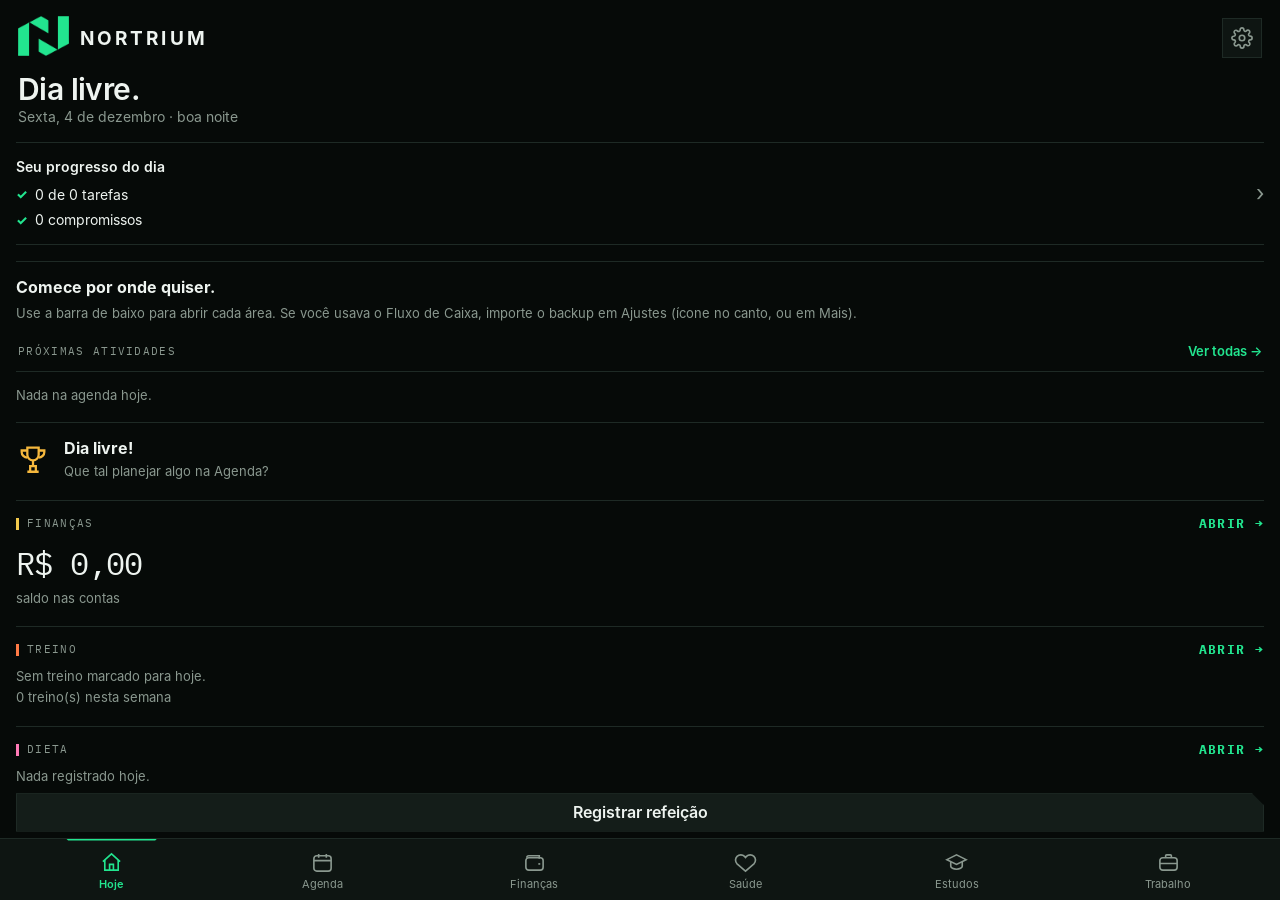
<file: index.html>
<!DOCTYPE html>
<html lang="pt-BR">
<head>
<meta charset="utf-8">
<meta http-equiv="Content-Security-Policy" content="default-src 'self' data: blob:; style-src 'self' 'unsafe-inline'; media-src 'self' blob:; img-src 'self' data: blob:; manifest-src 'self'; worker-src 'self'; connect-src 'self' https://script.google.com https://script.googleusercontent.com https://*.googleusercontent.com;">
<meta name="viewport" content="width=device-width,initial-scale=1,maximum-scale=1,user-scalable=no,viewport-fit=cover">
<meta name="color-scheme" content="light dark">
<title>NORTRIUM</title>
<meta name="description" content="Finanças, agenda, saúde, estudos e trabalho num só lugar. Seus dados ficam no seu aparelho.">
<meta name="theme-color" content="#060A08">
<link rel="manifest" href="manifest.webmanifest">
<link rel="icon" type="image/png" sizes="32x32" href="icons/favicon-32.png">
<link rel="apple-touch-icon" href="icons/apple-touch-icon.png">
<meta name="mobile-web-app-capable" content="yes">
<meta name="apple-mobile-web-app-capable" content="yes">
<meta name="apple-mobile-web-app-title" content="NORTRIUM">
<meta name="apple-mobile-web-app-status-bar-style" content="default">
<link rel="stylesheet" href="css/app.css">
<link rel="stylesheet" href="css/estilos.css">
<link rel="stylesheet" href="css/temas.css">
<style>
#intro{position:fixed;inset:0;z-index:99999;background:#0D0F0F;display:flex;align-items:center;justify-content:center;transition:opacity .35s ease}
#intro.sai{opacity:0;pointer-events:none}
#intro video{width:100%;height:100%;object-fit:contain;background:#0D0F0F}
</style>
</head>
<body data-mod="hoje">
<div id="intro" aria-hidden="true"><video id="introv" src="video/intro.mp4" muted playsinline preload="auto"></video></div>
<script src="js/intro.js"></script>
<div id="app">
  <header class="top">
    <span class="ti" id="ticon"></span>
    <div class="tt"><small class="wm2">NORTRIUM</small><h1 id="titulo">Hoje</h1></div>
    <button id="cfg" class="ib" aria-label="Ajustes">
      <svg viewBox="0 0 24 24" width="22" height="22" fill="none" stroke="currentColor" stroke-width="1.8" stroke-linecap="round" stroke-linejoin="round"><circle cx="12" cy="12" r="3"/><path d="M19.4 15a1.7 1.7 0 0 0 .3 1.8l.1.1a2 2 0 1 1-2.8 2.8l-.1-.1a1.7 1.7 0 0 0-1.8-.3 1.7 1.7 0 0 0-1 1.5V21a2 2 0 1 1-4 0v-.1a1.7 1.7 0 0 0-1.1-1.5 1.7 1.7 0 0 0-1.8.3l-.1.1a2 2 0 1 1-2.8-2.8l.1-.1a1.7 1.7 0 0 0 .3-1.8 1.7 1.7 0 0 0-1.5-1H3a2 2 0 1 1 0-4h.1a1.7 1.7 0 0 0 1.5-1.1 1.7 1.7 0 0 0-.3-1.8l-.1-.1a2 2 0 1 1 2.8-2.8l.1.1a1.7 1.7 0 0 0 1.8.3H9a1.7 1.7 0 0 0 1-1.5V3a2 2 0 1 1 4 0v.1a1.7 1.7 0 0 0 1 1.5 1.7 1.7 0 0 0 1.8-.3l.1-.1a2 2 0 1 1 2.8 2.8l-.1.1a1.7 1.7 0 0 0-.3 1.8V9a1.7 1.7 0 0 0 1.5 1H21a2 2 0 1 1 0 4h-.1a1.7 1.7 0 0 0-1.5 1z"/></svg>
    </button>
  </header>
  <main id="main"></main>
</div>
<button id="fab" hidden aria-label="Adicionar">+</button>
<nav class="bot" id="nav"></nav>
<input type="file" id="file" accept=".json,application/json" hidden>
<script src="js/core.js"></script>
<script src="js/financas.js"></script>
<script src="js/fin-extras.js"></script>
<script src="js/agenda.js"></script>
<script src="js/treinos.js"></script>
<script src="js/taco.js"></script>
<script src="js/saude.js"></script>
<script src="js/estudos.js"></script>
<script src="js/curso.js"></script>
<script src="js/trabalho.js"></script>
<script src="js/hoje.js"></script>
<script src="js/nuvem.js"></script>
<script src="js/app.js"></script>
<script src="js/pwa.js"></script>
</body>
</html>
</file>
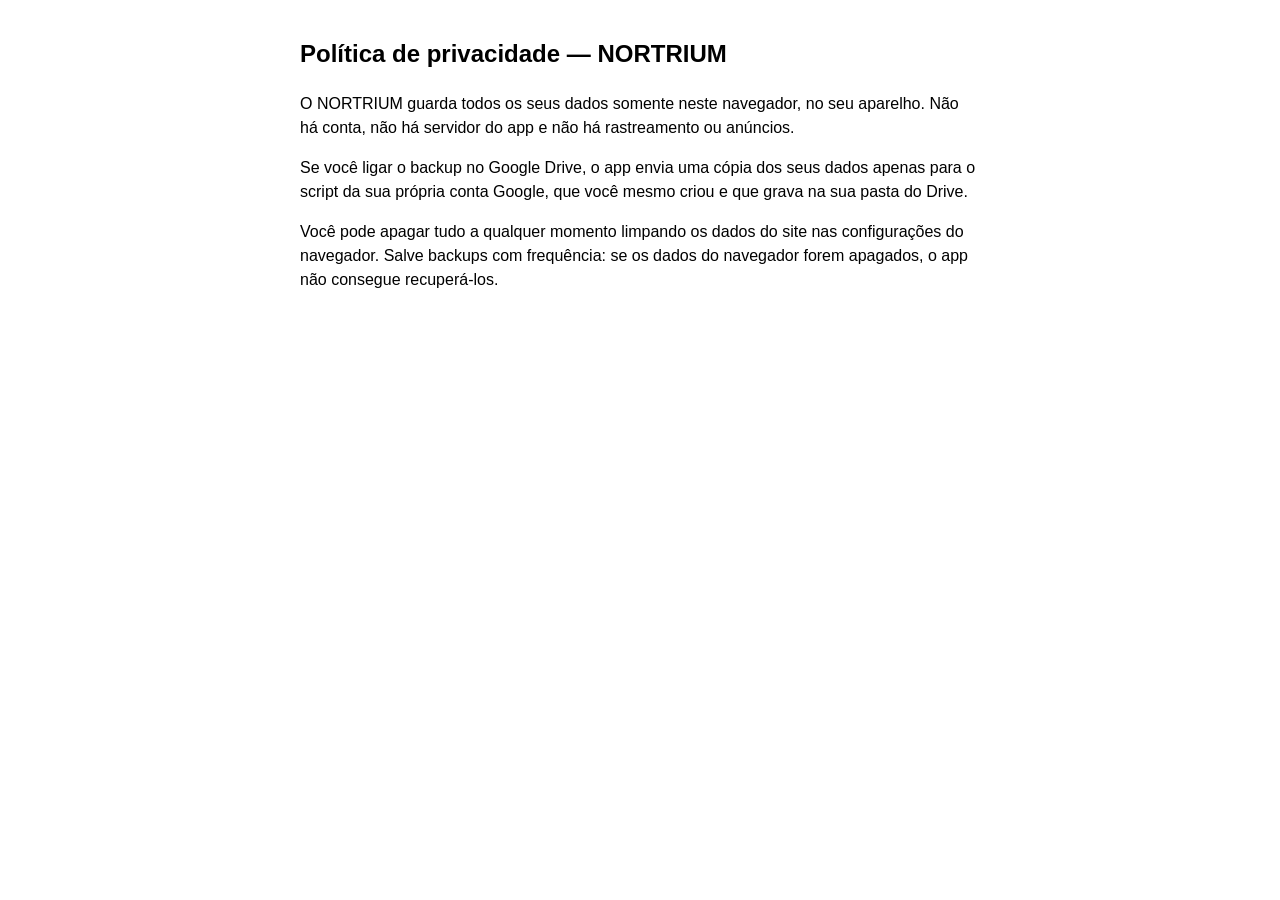
<file: privacypolicy.html>
<!DOCTYPE html><html lang="pt-BR"><head><meta charset="utf-8"><meta name="viewport" content="width=device-width,initial-scale=1"><title>Privacidade — NORTRIUM</title></head>
<body style="font-family:sans-serif;padding:16px;max-width:680px;margin:auto;line-height:1.5">
<h2>Política de privacidade — NORTRIUM</h2>
<p>O NORTRIUM guarda todos os seus dados somente neste navegador, no seu aparelho. Não há conta, não há servidor do app e não há rastreamento ou anúncios.</p>
<p>Se você ligar o backup no Google Drive, o app envia uma cópia dos seus dados apenas para o script da sua própria conta Google, que você mesmo criou e que grava na sua pasta do Drive.</p>
<p>Você pode apagar tudo a qualquer momento limpando os dados do site nas configurações do navegador. Salve backups com frequência: se os dados do navegador forem apagados, o app não consegue recuperá-los.</p>
</body></html>
</file>
<file: css/app.css>
/* NORTRIUM — visual minimalista: superfícies chapadas, cantos retos, sem degradês nem brilhos */
:root{
  --bg:#F2F6F4;--sf:#FFFFFF;--sf2:#F7FAF8;--ink:#0D1411;--mu:#66756D;--ln:#DCE5E0;--ln2:#E7EEEA;--ok:#0E9F62;--bad:#D6453A;--on:#FFFFFF;
  --g:#0FB36E;
  --warn:#D99A0B;
  --c-hoje:#0FB36E;--c-fin:#B7791F;--c-agenda:#3E7BE0;--c-treino:#E8571F;--c-estudo:#7A56E0;--c-trab:#0D9488;--c-agua:#1B97C9;--c-dieta:#D6457F;--c-relogio:#8B5CF6;
  --cor:var(--g);--mc:var(--cor);--nav:64px;--r:4px;--r2:2px;
}
:root[data-tema="escuro"]{
  --bg:#060A08;--sf:#0E1512;--sf2:#141D19;--ink:#EEF4F0;--mu:#8A988F;--ln:#1E2A25;--ln2:#18221E;--ok:#2FE08F;--bad:#FF6B5E;--on:#04130B;
  --g:#22E58F;
  --warn:#F5B83D;
  --c-hoje:#22E58F;--c-fin:#F2C94C;--c-agenda:#6EA8FF;--c-treino:#FF7A45;--c-estudo:#A07BFF;--c-trab:#2DD4BF;--c-agua:#4CC9F0;--c-dieta:#FF7AB6;--c-relogio:#A78BFA;
}
/* cada módulo tem a sua cor: --mc (ícones, marcadores) e --cor (destaques: abas, botões, menu) */
body[data-mod="hoje"]{--mc:var(--c-hoje);--cor:var(--c-hoje)}
body[data-mod="fin"]{--mc:var(--c-fin);--cor:var(--c-fin)}
body[data-mod="agenda"]{--mc:var(--c-agenda);--cor:var(--c-agenda)}
body[data-mod="treino"]{--mc:var(--c-treino);--cor:var(--c-treino)}
body[data-mod="treino"][data-area="agua"]{--mc:var(--c-agua);--cor:var(--c-agua)}
body[data-mod="treino"][data-area="dieta"]{--mc:var(--c-dieta);--cor:var(--c-dieta)}
body[data-mod="treino"][data-area="relogio"]{--mc:var(--c-relogio);--cor:var(--c-relogio)}
body[data-mod="estudo"]{--mc:var(--c-estudo);--cor:var(--c-estudo)}
body[data-mod="trab"]{--mc:var(--c-trab);--cor:var(--c-trab)}

*{box-sizing:border-box}
html,body{height:100%;margin:0}
body{font:16px/1.4 system-ui,Roboto,"Segoe UI",sans-serif;background:var(--bg);color:var(--ink);-webkit-tap-highlight-color:transparent;overscroll-behavior:none;-webkit-user-select:none;user-select:none}
input,textarea{-webkit-user-select:text;user-select:text}
button{font:inherit;color:inherit;cursor:pointer}
#app{display:flex;flex-direction:column;height:100%}

/* ícones e traços: pontas e quinas retas em todo o app (butt = sem prolongar, seguro para traços tracejados e arcos) */
svg *{stroke-linecap:butt;stroke-linejoin:miter}

/* topo */
.top{display:flex;align-items:center;gap:12px;padding:calc(env(safe-area-inset-top,0px) + 14px) 16px 10px;background:transparent}
.top .ti{width:38px;height:38px;flex:none;display:grid;place-items:center;border-radius:var(--r2);background:color-mix(in srgb,var(--cor) 14%,transparent);color:var(--cor)}
.top .ti svg{width:21px;height:21px;fill:none;stroke:currentColor;stroke-width:1.8}
.top .tt{flex:1;min-width:0}
.top .wm2{display:block;font-size:10px;font-weight:700;letter-spacing:.22em;color:var(--mu);line-height:1;margin-bottom:3px}
.top h1{margin:0;font-size:22px;font-weight:700;letter-spacing:-.01em;line-height:1.15}
.ib{background:var(--sf);border:1px solid var(--ln);width:40px;height:40px;padding:0;display:grid;place-items:center;border-radius:var(--r);color:var(--mu)}
body[data-mod="hoje"] .top{display:none}
main{flex:1;overflow-y:auto;padding:6px 16px calc(var(--nav) + env(safe-area-inset-bottom,0px) + 96px)}
body[data-mod="hoje"] main{padding-top:calc(env(safe-area-inset-top,0px) + 18px)}

/* navegação inferior */
nav.bot{position:fixed;left:0;right:0;bottom:0;display:grid;grid-template-columns:repeat(5,1fr);background:var(--sf);border-top:1px solid var(--ln);border-radius:0;padding:4px 6px calc(env(safe-area-inset-bottom,0px) + 2px);z-index:20}
nav.bot button{position:relative;display:flex;flex-direction:column;align-items:center;gap:3px;padding:8px 0 6px;background:none;border:0;color:var(--mu);font-size:11px}
nav.bot button svg{width:23px;height:23px;fill:none;stroke:currentColor;stroke-width:1.7}
nav.bot button.on{color:var(--cor);font-weight:600}
nav.bot button.on::before{content:"";position:absolute;top:-5px;left:28%;right:28%;height:2px;background:var(--cor)}

#fab{position:fixed;right:18px;bottom:calc(var(--nav) + env(safe-area-inset-bottom,0px) + 18px);width:56px;height:56px;border:0;border-radius:var(--r);background:var(--cor);color:var(--on);font-size:30px;line-height:1;z-index:15}

/* blocos */
.card{background:var(--sf);border:1px solid var(--ln);border-radius:var(--r);padding:14px 16px;margin-bottom:12px}
.card>h3{margin:0 0 8px;font-size:15px;font-weight:700;display:flex;align-items:center;gap:10px}
.card>h3 .ci{width:30px;height:30px;flex:none;display:grid;place-items:center;border-radius:var(--r2);background:color-mix(in srgb,var(--mc) 14%,transparent);color:var(--mc)}
.card>h3 .ci svg{width:17px;height:17px;fill:none;stroke:currentColor;stroke-width:1.8}
.card>h3 a{margin-left:auto;font-size:13px;font-weight:600;color:var(--cor);text-decoration:none}
.card>h3 a::after{content:" →"}
.mu{color:var(--mu)}small,.sm{font-size:13px}
.n{font-variant-numeric:tabular-nums;font-weight:600;white-space:nowrap}
.pos{color:var(--ok)}.neg{color:var(--bad)}
.big{font-size:28px;font-weight:700;letter-spacing:-.02em;font-variant-numeric:tabular-nums}
.empty{padding:18px 4px;color:var(--mu);text-align:center}

/* filtros (chips) */
.seg{display:flex;gap:8px;overflow-x:auto;margin-bottom:14px;padding-bottom:2px;scrollbar-width:none}
.seg::-webkit-scrollbar{display:none}
.seg button{flex:none;padding:8px 16px;border:1px solid var(--ln);border-radius:var(--r2);background:var(--sf);color:var(--mu);font-size:14px}
.seg button.on{background:var(--cor);border-color:var(--cor);color:var(--on);font-weight:700}
.seg.sm button{padding:6px 13px;font-size:13px}

/* listas */
.row{display:flex;align-items:center;gap:12px;padding:11px 0;border-top:1px solid var(--ln2)}
.row:first-child{border-top:0}
.row .t{flex:1;min-width:0}
.row .t b{display:block;font-weight:600;white-space:nowrap;overflow:hidden;text-overflow:ellipsis}
.row .t small{display:block;color:var(--mu);white-space:nowrap;overflow:hidden;text-overflow:ellipsis}
.row.done .t b{text-decoration:line-through;color:var(--mu)}
.row .dot{width:9px;height:9px;flex:none;border-radius:0}
.dia{margin:18px 2px 8px;font-size:13px;font-weight:600;color:var(--mu)}
.ck{width:24px;height:24px;border:1.5px solid var(--mu);border-radius:var(--r2);background:none;flex:none;display:grid;place-items:center;padding:0;color:var(--on)}
.ck.on{background:var(--cor);border-color:var(--cor)}
.ck.on::after{content:"✓";font-size:15px;line-height:1;font-weight:700}

/* resumos, barras */
.sum{display:grid;grid-template-columns:repeat(3,1fr);gap:8px;margin-bottom:12px}
.sum div{background:var(--sf);border:1px solid var(--ln);border-radius:var(--r);padding:10px 11px;min-width:0}
.sum small{display:block;color:var(--mu)}
.sum b{font-size:15px}
.mnav{display:flex;align-items:center;justify-content:space-between;margin-bottom:14px}
.mnav b{font-size:17px}
.mnav button{width:40px;height:40px;border:1px solid var(--ln);border-radius:var(--r);background:var(--sf);font-size:22px;line-height:1}
.bar{height:6px;background:var(--ln);border-radius:0;overflow:hidden;margin-top:8px}
.bar i{display:block;height:100%;border-radius:0;background:var(--cor)}
.bar.over i{background:var(--bad)}

/* calendário */
.cal{display:grid;grid-template-columns:repeat(7,1fr);gap:4px;text-align:center;margin-bottom:8px}
.cal .wd{font-size:12px;color:var(--mu);padding:5px 0}
.cal .d{aspect-ratio:1/1;border:0;border-radius:var(--r2);background:none;display:flex;flex-direction:column;align-items:center;justify-content:center;gap:3px;padding:0;font-variant-numeric:tabular-nums}
.cal .d.out{color:var(--mu);opacity:.4}
.cal .d.hoje{outline:1.5px solid var(--cor);outline-offset:-1.5px}
.cal .d.sel{background:var(--cor);color:var(--on);font-weight:700}
.dots{display:flex;gap:2px;height:5px}
.dots i{width:5px;height:5px;border-radius:0}

/* janelas */
.ov{position:fixed;inset:0;background:rgba(0,0,0,.6);z-index:50;display:flex;align-items:flex-end}
.ov.mid{align-items:center;justify-content:center;padding:24px;z-index:70}
.sheet{background:var(--sf);width:100%;max-height:92%;border-radius:0;border-top:1px solid var(--ln);display:flex;flex-direction:column}
.sheet.full{height:100%;max-height:100%;border-top:0}
.sheet-h{display:flex;align-items:center;justify-content:space-between;padding:12px 10px 8px 20px}
.sheet:not(.full) .sheet-h::before{content:"";position:absolute;left:50%;top:8px;width:36px;height:3px;margin-left:-18px;border-radius:0;background:var(--ln)}
.sheet{position:relative}
.sheet.full .sheet-h{padding-top:calc(env(safe-area-inset-top,0px) + 8px);border-bottom:1px solid var(--ln)}
.sheet-h b{font-size:18px}
.sheet-h .x{background:none;border:0;font-size:28px;line-height:1;padding:6px 12px;color:var(--mu)}
.sheet-b{overflow-y:auto;padding:10px 18px calc(env(safe-area-inset-bottom,0px) + 22px)}
.dlg{background:var(--sf);border:1px solid var(--ln);border-radius:var(--r);padding:20px;width:100%;max-width:340px}
.dlg p{margin:0 0 18px}
.dbtn{display:flex;gap:8px;justify-content:flex-end;flex-wrap:wrap}

/* formulários */
.f{display:block;margin-bottom:12px}
.f>span{display:block;font-size:13px;color:var(--mu);margin-bottom:5px}
input,select,textarea{width:100%;font:inherit;padding:10px 14px;border:1px solid var(--ln);border-radius:var(--r);background:var(--sf2);color:var(--ink);min-height:46px}
input:focus,select:focus,textarea:focus{outline:1px solid var(--cor);outline-offset:-1px;border-color:var(--cor)}
textarea{min-height:110px;resize:vertical}
input[type=checkbox]{width:auto;min-height:0}
.g2{display:grid;grid-template-columns:1fr 1fr;gap:10px}
.btn{padding:11px 18px;border:1px solid var(--cor);border-radius:var(--r);background:var(--cor);color:var(--on);font-weight:700}
.btn.sec{background:var(--sf2);color:var(--ink);border-color:var(--ln);font-weight:600}
.btn.bad{background:var(--bad);border-color:var(--bad);color:#fff}
.btn.block{width:100%;padding:14px}
.btn:disabled{opacity:.5}
.acts{display:flex;gap:10px;justify-content:flex-end;margin-top:6px}
.acts .btn:last-child{flex:1}
.tg{display:grid;grid-template-columns:1fr 1fr;border:1px solid var(--ln);border-radius:var(--r);overflow:hidden;margin-bottom:12px;background:var(--sf2)}
.tg button{padding:11px;background:none;border:0;color:var(--mu)}
.tg button.on{background:var(--cor);color:var(--on);font-weight:700}
.tg button.on.s{background:var(--bad);color:#fff}
.dias{display:flex;gap:6px;margin-bottom:12px}
.dias label{flex:1;text-align:center}
.dias input{display:none}
.dias span{display:block;padding:10px 0;border:1px solid var(--ln);border-radius:var(--r2);background:var(--sf2);font-size:13px}
.dias input:checked+span{background:var(--cor);color:var(--on);border-color:var(--cor);font-weight:700}
.hint{font-size:12.5px;color:var(--mu);margin:-6px 0 12px}
[hidden]{display:none!important}
.gr{display:flex;gap:4px;height:96px}
.gr>div{flex:1;display:flex;align-items:flex-end;min-width:0}
.gr i{display:block;width:100%;background:var(--cor);border-radius:0;min-height:2px}
.gl{display:flex;gap:4px;margin-top:5px}
.gl span{flex:1;min-width:0;text-align:center;font-size:10px;color:var(--mu);white-space:nowrap}
.heat{display:grid;grid-template-columns:repeat(7,1fr);gap:4px}
.heat b{font-size:10.5px;font-weight:400;color:var(--mu);text-align:center}
.heat i{display:block;aspect-ratio:1/1;border-radius:0;background:var(--ln)}
.chk{display:flex;align-items:center;gap:10px;padding:10px 0;border-top:1px solid var(--ln2)}
.chk:first-child{border-top:0}
.chk input{width:20px;height:20px;flex:none}

/* treinos */
.set{display:grid;grid-template-columns:28px 1fr 1fr 40px;gap:8px;align-items:center;margin-bottom:6px}
.set input{text-align:center;padding:8px}
.set>span{color:var(--mu);text-align:center}
.ex{margin-bottom:18px}
.ex h4{margin:0 0 6px;font-size:16px}
.cron{font-variant-numeric:tabular-nums;font-weight:700}
.set.hd{margin-bottom:2px}.set.hd span{font-size:11px;color:var(--mu)}
.set .aq{width:30px;height:30px;min-height:0;padding:0;border:1px solid var(--ln);border-radius:var(--r2);background:none;color:var(--mu);font-size:13px;font-variant-numeric:tabular-nums}
.set .aq.on{border-color:var(--cor);color:var(--cor);font-weight:700}
.rest{position:sticky;top:-1px;z-index:3;display:flex;align-items:center;gap:8px;background:var(--cor);color:var(--on);border-radius:var(--r);padding:10px 14px;margin-bottom:12px}
.rest[hidden]{display:none}
.rest .cron{font-size:24px;flex:1}
.rest button{background:var(--on);color:var(--cor);border:0;border-radius:var(--r2);padding:8px 12px;font-weight:700}
.run{display:flex;align-items:center;justify-content:space-between;background:var(--cor);color:var(--on);border-radius:var(--r);padding:14px 16px;margin-bottom:12px}
.run .cron{font-size:22px}
.run button{background:var(--on);color:var(--cor);border:0;border-radius:var(--r2);padding:9px 16px;font-weight:700}
.exb{display:flex;flex-wrap:wrap;gap:8px;margin-top:8px}
.exb .btn{padding:7px 14px;font-size:14px}

/* avisos e bloqueio */
.toast{position:fixed;left:16px;right:16px;bottom:calc(var(--nav) + env(safe-area-inset-bottom,0px) + 86px);z-index:80;background:var(--ink);color:var(--bg);border-radius:var(--r);padding:13px 16px;display:flex;justify-content:space-between;align-items:center;gap:10px}
.toast button{background:none;border:0;color:inherit;font-weight:700;text-decoration:underline}
.lock{position:fixed;inset:0;z-index:100;background:var(--bg);display:grid;place-items:center;padding:24px}
.lock div{width:100%;max-width:320px;text-align:center}
.lock input{text-align:center;font-size:24px;letter-spacing:.3em;margin:14px 0}

/* interruptor */
.sw{display:flex;align-items:center;justify-content:space-between;gap:12px;padding:12px 0;border-top:1px solid var(--ln2)}
.sw:first-child{border-top:0}
.sw input,input.swi{-webkit-appearance:none;appearance:none;flex:none;width:44px;height:24px;min-height:0;padding:0;border:1px solid var(--ln);border-radius:var(--r2);background:var(--ln);position:relative;transition:background .2s}
.sw input::after,input.swi::after{content:"";position:absolute;top:2px;left:2px;width:18px;height:18px;border-radius:1px;background:var(--mu);transition:left .2s}
.sw input:checked,input.swi:checked{border-color:var(--cor);background:var(--cor)}
.sw input:checked::after,input.swi:checked::after{left:22px;background:var(--on)}

@media (prefers-reduced-motion:reduce){*{animation:none!important;transition:none!important}}

/* editor de avisos */
.avs{margin-bottom:6px}
.av{display:flex;flex-wrap:wrap;align-items:center;gap:6px 8px;padding:8px 0;border-top:1px solid var(--ln2)}
.av:first-child{border-top:0}
.av input,.av select{width:auto;min-height:40px;padding:6px 10px}
.av input[type=number]{width:64px;text-align:center}
.av .rm{margin-left:auto;background:none;border:0;font-size:22px;line-height:1;color:var(--mu);padding:4px 10px}
#cadaw .f{margin-bottom:12px}

/* curso: boletim e fluxograma */
.pill{display:inline-block;padding:3px 10px;border-radius:var(--r2);font-size:12px;font-weight:600;color:var(--on);white-space:nowrap}
.card>h3 .pill{margin-left:8px}
.fx{overflow:auto;border:1px solid var(--ln);border-radius:var(--r);margin-bottom:12px;-webkit-overflow-scrolling:touch;max-height:70vh}
.fx .ph{position:absolute;top:0;height:24px;display:flex;align-items:center;justify-content:center;font-size:12px;font-weight:600;color:var(--mu);border-bottom:1px solid var(--ln)}
.nd{position:absolute;display:flex;flex-direction:column;justify-content:space-between;text-align:left;padding:6px 8px;border:1.5px solid var(--ln);border-radius:var(--r2);background:var(--sf);color:var(--ink);overflow:hidden}
.nd b{font-size:12px;line-height:1.2;font-weight:600;display:-webkit-box;-webkit-line-clamp:3;-webkit-box-orient:vertical;overflow:hidden}
.nd small{font-size:11px;opacity:.8;white-space:nowrap;overflow:hidden;text-overflow:ellipsis}
.nd.aprovada{background:var(--ok);border-color:var(--ok);color:var(--on)}
.nd.dispensada{border-color:var(--ok);color:var(--ok)}
.nd.cursando{background:var(--cor);border-color:var(--cor);color:var(--on)}
.nd.reprovada{background:var(--bad);border-color:var(--bad);color:var(--on)}
.nd.livre{border-color:var(--ink)}
.nd.bloq{border-style:dashed;color:var(--mu)}
.nd.trancada{border-color:var(--mu);color:var(--mu);text-decoration:line-through}
.nd.dim{opacity:.3}
.nd.sel{outline:3px solid var(--ink);outline-offset:1px;z-index:2}
.fx svg path{fill:none;stroke-width:2}
.fx svg .lp{stroke:var(--ink)}.fx svg .lq{stroke:var(--c-agenda);stroke-dasharray:5 4}
.fx svg .hd{fill:currentColor;stroke:none}.fx svg .lp.hd{fill:var(--ink)}.fx svg .lq.hd{fill:var(--c-agenda)}
.leg{display:flex;flex-wrap:wrap;gap:6px 14px;font-size:12px;color:var(--mu)}
.leg span{display:flex;align-items:center;gap:5px}
.leg .nd{position:static;display:inline-block;width:12px;height:12px;padding:0;border-radius:var(--r2)}

/* ====== TELA HOJE ====== */
.brand{display:flex;align-items:center;justify-content:space-between;gap:12px;margin:0 2px 14px}
.logo{display:flex;align-items:center;gap:11px;height:40px;max-width:80%}
.logo .wm{font-size:19px;font-weight:700;letter-spacing:.16em;color:var(--ink);line-height:1}
.logo .lg{display:block;height:100%;aspect-ratio:1.2826;background:var(--g);-webkit-mask:url(../img/logo.png) center/contain no-repeat;mask:url(../img/logo.png) center/contain no-repeat}
.logo.vazio{width:40px;border:1px dashed var(--ln)}
.hi{display:flex;align-items:center;gap:12px;margin:0 2px 16px}
.hi .tx{flex:1;min-width:0}
.hi .mu{font-size:14px}
.hi .nome{font-size:27px;font-weight:800;letter-spacing:-.02em;line-height:1.15}
.prog{display:flex;align-items:center;gap:18px;width:100%;text-align:left;padding:16px 18px;margin-bottom:16px;border-radius:var(--r);border:1px solid var(--ln);background:var(--sf);color:var(--ink)}
.ring{position:relative;width:96px;height:96px;flex:none}
.ring svg{width:100%;height:100%;transform:rotate(-90deg)}
.ring circle{fill:none;stroke-width:8;stroke-linecap:butt}
.ring .bg{stroke:var(--ln)}
.ring .fg{stroke:var(--cor);transition:stroke-dashoffset .6s}
.ring b{position:absolute;inset:0;display:grid;place-items:center;font-size:23px;font-weight:800}
.prog .tx{flex:1;min-width:0}
.prog .tt{font-size:14px;font-weight:600;margin-bottom:8px}
.prog .li{display:flex;align-items:center;gap:8px;font-size:14px;margin-top:6px}
.prog .li i{width:18px;height:18px;border-radius:var(--r2);background:var(--cor);color:var(--on);display:grid;place-items:center;font-style:normal;font-size:12px;font-weight:800;flex:none}
.prog .go{color:var(--mu);font-size:22px}
.sech{display:flex;align-items:center;justify-content:space-between;margin:6px 2px 10px}
.sech b{font-size:17px}
.sech a{font-size:13px;font-weight:600;color:var(--cor);text-decoration:none}
.ativ{display:flex;align-items:center;gap:12px;padding:12px 14px;margin-bottom:8px;border-radius:var(--r);border:1px solid var(--ln);border-left:3px solid var(--mc);background:var(--sf)}
.ativ .hr{width:44px;flex:none;font-size:14px;font-weight:600;color:var(--mu);font-variant-numeric:tabular-nums}
.ativ .ic{width:34px;height:34px;flex:none;display:grid;place-items:center;border-radius:var(--r2);background:color-mix(in srgb,var(--mc) 14%,transparent);color:var(--mc)}
.ativ .ic svg{width:19px;height:19px;fill:none;stroke:currentColor;stroke-width:1.8}
.ativ .t{flex:1;min-width:0}
.ativ .t b{display:block;font-weight:600;white-space:nowrap;overflow:hidden;text-overflow:ellipsis}
.ativ .t small{display:block;color:var(--mc);white-space:nowrap;overflow:hidden;text-overflow:ellipsis}
.ativ.done .t b{text-decoration:line-through;color:var(--mu)}
.qa{display:grid;grid-template-columns:repeat(3,1fr);gap:10px;margin:14px 0}
.qa button{display:flex;flex-direction:column;align-items:center;gap:8px;padding:16px 4px 12px;border-radius:var(--r);border:1px solid var(--ln);background:var(--sf);font-size:13px;font-weight:500}
.qa button svg{width:27px;height:27px;fill:none;stroke:var(--mc);stroke-width:1.7}
.banner{display:flex;align-items:center;gap:14px;padding:14px 16px;margin-bottom:18px;border-radius:var(--r);border:1px solid var(--ln);border-left:3px solid var(--warn);background:var(--sf)}
.banner svg{width:34px;height:34px;flex:none;fill:none;stroke:var(--warn);stroke-width:1.6}
.banner b{display:block}
.banner small{color:var(--mu)}

/* ====== "MAIS" ====== */
.mais{display:grid;grid-template-columns:repeat(3,1fr);gap:10px;padding-top:6px}
.mais button{display:flex;flex-direction:column;align-items:center;gap:8px;padding:16px 4px 12px;border-radius:var(--r);border:1px solid var(--ln);background:var(--sf);font-size:13px}
.mais button svg{width:27px;height:27px;fill:none;stroke:var(--mc);stroke-width:1.7}

/* ====== FINANÇAS: saldo em destaque ====== */
.hero{padding:16px 18px;margin-bottom:14px;border-radius:var(--r);border:1px solid var(--ln);background:var(--sf)}
.hero small{color:var(--mu)}
.hero .big{font-size:32px;margin-top:2px}
.card.mod{border-left:3px solid var(--cor)}

/* WebViews antigos sem color-mix: cores sólidas de reserva */
@supports not (background:color-mix(in srgb,red,blue)){
  .top .ti,.card>h3 .ci,.ativ .ic{background:var(--ln)}
}

/* ====== GRÁFICOS ====== */
.hero .gfx{margin:10px -4px 4px}
.hero .pills{margin:6px 0 0;justify-content:space-between}
.hero .pills button{flex:1;padding:6px 0;text-align:center}
.sum small.pos,.sum small.neg{display:block;margin-top:2px;font-size:12px}
.cats{display:flex;align-items:center;gap:16px}
.leg2{flex:1;min-width:0}
.leg2>div{display:flex;align-items:center;gap:8px;padding:4px 0;font-size:14px}
.leg2 i{width:9px;height:9px;border-radius:0;flex:none}
.leg2 span{flex:1;min-width:0;white-space:nowrap;overflow:hidden;text-overflow:ellipsis}
.leg2 b{font-variant-numeric:tabular-nums;color:var(--mu);font-weight:600}
.rcard{display:flex;align-items:center;gap:16px}
.rcard .rtx{flex:1;min-width:0}
.rcard .ring{width:92px;height:92px}
.gr.mini{height:52px}

/* navegação inferior rolável (sem "Mais") */
nav.bot{display:flex;overflow-x:auto;overflow-y:hidden;scroll-snap-type:x proximity;-webkit-overflow-scrolling:touch;scrollbar-width:none;overscroll-behavior-x:contain}
nav.bot::-webkit-scrollbar{display:none}
nav.bot button{flex:0 0 22%;scroll-snap-align:center}
@media(min-width:600px){nav.bot button{flex:1 0 96px}}

/* dashboard da tela inicial */
.dash{margin:14px 0 4px}
.kpis{display:grid;grid-template-columns:repeat(2,1fr);gap:10px;margin-bottom:12px}
.kpi{display:flex;flex-direction:column;gap:2px;text-align:left;padding:12px 14px;border-radius:var(--r);border:1px solid var(--ln);border-left:3px solid var(--mc);background:var(--sf);color:inherit;min-width:0}
.kpi:last-child:nth-child(odd){grid-column:1/-1}
.kpi small{color:var(--mu);font-size:12px;overflow:hidden;text-overflow:ellipsis;white-space:nowrap}
.kpi b{font-size:20px;font-weight:700;letter-spacing:-.01em;font-variant-numeric:tabular-nums;overflow:hidden;text-overflow:ellipsis;white-space:nowrap}
.kpi .bar,.crow .bar{height:5px;border-radius:3px;background:var(--ln);overflow:hidden;margin-top:6px}
.kpi .bar i,.crow .bar i{display:block;height:100%;background:var(--mc);border-radius:3px}
.crow{padding:7px 0}.crow b{display:block;font-size:14px}.crow small{color:var(--mu);font-size:12px}
.crow .bar.red i{background:var(--c-treino)}
.dst{display:flex;gap:10px;align-items:flex-start;padding:6px 0;font-size:14px;line-height:1.35}
.dst i{flex:none;width:8px;height:8px;border-radius:50%;margin-top:6px}
.lg{display:flex;gap:14px;font-size:12px;color:var(--mu);margin-bottom:4px}
.lg i{display:inline-block;width:9px;height:9px;border-radius:3px;margin-right:5px}
.mh{display:flex;justify-content:space-between;align-items:baseline;font-size:13px;font-weight:600;margin:10px 0 2px}
.mh small{font-weight:400;font-size:12px}
.heat{display:grid;grid-template-columns:repeat(7,1fr);gap:5px}
.heat .hd{font-style:normal;font-size:11px;color:var(--mu);text-align:center}
.heat .hc{aspect-ratio:1;border-radius:6px}
.heat .hc.hj{outline:2px solid var(--c-hoje);outline-offset:1px}

/* ---- Déficit / IMC (alvos de toque 48px, escala 8pt, no máx. 4 níveis de texto) ---- */
.btn:active,.ritmo button:active{transform:scale(.98)}
.btn:focus-visible,.seg button:focus-visible,.ritmo button:focus-visible{outline:2px solid var(--cor);outline-offset:2px}
.dfc .btn{min-height:48px}
.imc{position:relative;display:flex;gap:2px;height:8px;margin:24px 0 8px}
.imc i{display:block;height:100%;background:var(--ln)}
.imc i.ok{background:var(--ok)}
.imc b{position:absolute;top:-6px;width:3px;height:20px;margin-left:-1px;background:var(--ink)}
.imcl{display:flex;justify-content:space-between;font-size:12px;color:var(--mu);font-variant-numeric:tabular-nums}
.ritmo{display:grid;grid-template-columns:repeat(auto-fit,minmax(96px,1fr));gap:8px;margin:16px 0}
.ritmo button{min-height:48px;padding:8px;border:1px solid var(--ln);border-radius:var(--r2);background:var(--sf2);color:var(--ink);font-size:14px;font-weight:600}
.ritmo button.on{background:var(--cor);border-color:var(--cor);color:var(--on)}
.dl{display:flex;justify-content:space-between;align-items:baseline;gap:16px;padding:8px 0;font-variant-numeric:tabular-nums}
.dl+.dl{border-top:1px solid var(--ln2)}
.dl b{font-size:16px}
.nota{font-size:12px;line-height:1.5;color:var(--mu);margin:8px 0 0}
.alerta{border-left:3px solid var(--bad);background:var(--sf2);padding:8px 16px;margin:16px 0 0;font-size:13px;line-height:1.5}
.passos{list-style:none;margin:16px 0;padding:0}
.passos li{display:flex;align-items:center;gap:16px;min-height:48px;font-size:14px}
.passos i{width:24px;height:24px;flex:none;display:grid;place-items:center;border:1.5px solid var(--mu);border-radius:var(--r2);font-style:normal;font-size:13px;color:var(--mu)}
.passos li.ok i{background:var(--ok);border-color:var(--ok);color:var(--on)}
</file>
<file: css/estilos.css>
/* NORTRIUM — estilos visuais (Ajustes > Estilo visual). Vêm depois do app.css e só mudam forma, fonte e navegação.
   html[data-estilo] = editorial | facetado | suave. As cores continuam vindo do tema (escuro/claro) e de cada módulo. */
@font-face{font-family:"NT Sans";font-weight:400;font-display:swap;src:url(../fonts/inter-Regular.woff) format("woff")}
@font-face{font-family:"NT Sans";font-weight:500;font-display:swap;src:url(../fonts/inter-Medium.woff) format("woff")}
@font-face{font-family:"NT Sans";font-weight:600;font-display:swap;src:url(../fonts/inter-SemiBold.woff) format("woff")}
@font-face{font-family:"NT Sans";font-weight:700;font-display:swap;src:url(../fonts/inter-Bold.woff) format("woff")}
@font-face{font-family:"NT Sans";font-weight:800;font-display:swap;src:url(../fonts/inter-ExtraBold.woff) format("woff")}
@font-face{font-family:"NT Mono";font-weight:400 500;font-display:swap;src:url(../fonts/plexmono-Regular.woff) format("woff")}
@font-face{font-family:"NT Mono";font-weight:600 800;font-display:swap;src:url(../fonts/plexmono-Bold.woff) format("woff")}
html{--fs:"NT Sans",system-ui,Roboto,"Segoe UI",sans-serif;--fm:"NT Mono",ui-monospace,Menlo,Consolas,monospace;--cut:14px}
body{font-family:var(--fs)}
button,input,select,textarea{font-family:inherit}

/* ---------- peças novas (valem para todos os estilos) ---------- */
.tl{margin:2px 0 16px}
.tl .trk{position:relative;height:40px;border-bottom:1px solid var(--ln)}
.tl .trk i{position:absolute;top:12px;height:28px;min-width:6px;background:var(--mc)}
.tl .trk i.f{background:var(--ln)}
.tl .now{position:absolute;top:8px;bottom:-1px;width:2px;background:var(--g)}
.tl .nl{position:absolute;top:-3px;font-size:10.5px;font-weight:700;color:var(--g);font-variant-numeric:tabular-nums}
.tl .hs{display:flex;justify-content:space-between;margin-top:6px;font-size:10.5px;color:var(--mu);font-variant-numeric:tabular-nums}
.estilos{display:grid;gap:8px;margin-bottom:6px}
.estilos button{display:flex;flex-direction:column;align-items:flex-start;gap:2px;text-align:left;padding:12px 14px;border:1px solid var(--ln);background:var(--sf2);color:var(--ink);border-radius:var(--r)}
.estilos button small{color:var(--mu);font-size:12.5px}
.estilos button.on{border-color:var(--cor);outline:1px solid var(--cor);outline-offset:-2px}
.estilos button.on b::after{content:"  ✓";color:var(--cor)}
.foco .fh{font-size:11px;letter-spacing:.12em;text-transform:uppercase;color:var(--mu)}
.foco h2{margin:4px 0 2px;font-size:30px;line-height:1.1;letter-spacing:-.02em}
.foco .ls{margin:14px 0 6px}
.foco .ls>div{display:flex;gap:12px;padding:9px 0;border-top:1px solid var(--ln2);color:var(--mu);font-variant-numeric:tabular-nums}
.foco .ls>div.cur{color:var(--cor);font-weight:600}
.foco .cl{margin-top:16px;font-size:11px;letter-spacing:.12em;text-transform:uppercase;color:var(--mu)}
.foco .st{display:flex;align-items:center;justify-content:space-between;margin-top:6px}
.foco .st .v{font-size:54px;font-weight:600;letter-spacing:-.04em;line-height:1;font-variant-numeric:tabular-nums}
.foco .st .v small{font-size:16px;color:var(--mu);letter-spacing:0;font-weight:400}
.foco .st button{width:60px;height:60px;padding:0;border:1px solid var(--ln);background:var(--sf2);color:var(--ink);font-size:28px;line-height:1;border-radius:var(--r)}
.foco .go{position:sticky;bottom:0;z-index:2;margin:18px 0 10px;padding:8px 0;background:var(--sf)}
.foco .go .btn{padding:18px;font-size:16px}
.foco .exb .btn{padding:9px 14px}

/* ============ EDITORIAL: linhas finas, números em fonte técnica ============ */
html[data-estilo="editorial"]{--r:0px;--r2:0px}
[data-estilo="editorial"] .big,[data-estilo="editorial"] .kpi b,[data-estilo="editorial"] .cron,[data-estilo="editorial"] .sum b,[data-estilo="editorial"] .n,
[data-estilo="editorial"] .ativ .hr,[data-estilo="editorial"] .ring b,[data-estilo="editorial"] .foco .st .v,[data-estilo="editorial"] .tl .hs,[data-estilo="editorial"] .tl .nl{font-family:var(--fm);font-weight:500;letter-spacing:-.03em}
[data-estilo="editorial"] .big{font-size:32px;font-weight:500}
[data-estilo="editorial"] .hi .nome{font-size:30px;font-weight:600;letter-spacing:-.02em}
[data-estilo="editorial"] .card,[data-estilo="editorial"] .hero,[data-estilo="editorial"] .sum div,[data-estilo="editorial"] .banner{background:transparent;border:0;border-top:1px solid var(--ln);padding:14px 0;margin-bottom:4px}
[data-estilo="editorial"] .sum div{padding:10px 8px 10px 0}
[data-estilo="editorial"] .card>h3{font-size:11px;font-weight:500;letter-spacing:.12em;text-transform:uppercase;color:var(--mu);font-family:var(--fm)}
[data-estilo="editorial"] .card>h3 .ci{display:none}
[data-estilo="editorial"] .card>h3::before{content:"";width:3px;height:12px;background:var(--mc);flex:none;margin-right:-2px}
[data-estilo="editorial"] .card.mod{border-left:0}
[data-estilo="editorial"] .prog{background:none;border:0;border-top:1px solid var(--ln);border-bottom:1px solid var(--ln);padding:14px 0}
[data-estilo="editorial"] .prog .ring{display:none}
[data-estilo="editorial"] .prog .li i{background:none;color:var(--cor);width:auto;font-size:13px}
[data-estilo="editorial"] .kpis{gap:0;border-bottom:1px solid var(--ln)}
[data-estilo="editorial"] .kpi{background:none;border:0;border-top:1px solid var(--ln);padding:12px 10px 12px 0}
[data-estilo="editorial"] .kpi:nth-child(even){border-left:1px solid var(--ln);padding-left:12px}
[data-estilo="editorial"] .kpi small:first-child{font-family:var(--fm);font-size:10.5px;letter-spacing:.1em;text-transform:uppercase}
[data-estilo="editorial"] .kpi .bar,[data-estilo="editorial"] .bar{height:3px;border-radius:0}
[data-estilo="editorial"] .kpi .bar i,[data-estilo="editorial"] .crow .bar i{border-radius:0}
[data-estilo="editorial"] .ativ{background:none;border:0;border-top:1px solid var(--ln);border-left:3px solid var(--mc);padding:12px 12px;margin:0}
[data-estilo="editorial"] .ativ .ic{display:none}
[data-estilo="editorial"] .sech b,[data-estilo="editorial"] .dia{font-family:var(--fm);font-size:11px;font-weight:500;letter-spacing:.12em;text-transform:uppercase;color:var(--mu)}
[data-estilo="editorial"] .top .ti{background:none}
[data-estilo="editorial"] .top h1{font-weight:600}
[data-estilo="editorial"] .seg{gap:20px;border-bottom:1px solid var(--ln);margin-bottom:14px}
[data-estilo="editorial"] .seg button{border:0;border-bottom:2px solid transparent;background:none;padding:10px 2px;color:var(--mu)}
[data-estilo="editorial"] .seg button.on{background:none;color:var(--cor);border-bottom-color:var(--cor)}
[data-estilo="editorial"] .btn,[data-estilo="editorial"] #fab{clip-path:polygon(0 0,calc(100% - 12px) 0,100% 12px,100% 100%,0 100%)}
[data-estilo="editorial"] nav.bot button.on::before{height:3px;clip-path:polygon(0 0,100% 0,calc(100% - 3px) 100%,3px 100%)}
[data-estilo="editorial"] .tl .trk i{border-radius:0}

/* ============ FACETADO: escuro e geométrico, canto cortado como o logo ============ */
html[data-estilo="facetado"]{--r:0px;--r2:0px}
[data-estilo="facetado"] .card,[data-estilo="facetado"] .kpi,[data-estilo="facetado"] .hero,[data-estilo="facetado"] .prog,[data-estilo="facetado"] .sum div,[data-estilo="facetado"] .run,[data-estilo="facetado"] .banner,[data-estilo="facetado"] .ativ{border:0;clip-path:polygon(0 0,calc(100% - var(--cut)) 0,100% var(--cut),100% 100%,0 100%)}
[data-estilo="facetado"] .card,[data-estilo="facetado"] .kpi,[data-estilo="facetado"] .hero,[data-estilo="facetado"] .prog,[data-estilo="facetado"] .sum div,[data-estilo="facetado"] .banner,[data-estilo="facetado"] .ativ{box-shadow:inset 0 0 0 1px var(--ln);background:linear-gradient(45deg,color-mix(in srgb,var(--mc) 38%,var(--sf2)) 50%,transparent 50%) top right/var(--cut) var(--cut) no-repeat,var(--sf)}
[data-estilo="facetado"] .kpi,[data-estilo="facetado"] .ativ{border-left:3px solid var(--mc)}
[data-estilo="facetado"] .card.mod{border-left:3px solid var(--cor)}
[data-estilo="facetado"] .btn,[data-estilo="facetado"] #fab{clip-path:polygon(0 0,calc(100% - 12px) 0,100% 12px,100% 100%,0 100%)}
[data-estilo="facetado"] .big,[data-estilo="facetado"] .kpi b,[data-estilo="facetado"] .cron,[data-estilo="facetado"] .hi .nome{font-weight:700;letter-spacing:-.03em}
[data-estilo="facetado"] nav.bot button.on::before{height:3px;clip-path:polygon(0 0,100% 0,calc(100% - 3px) 100%,3px 100%)}
[data-estilo="facetado"] .tl .trk i{border-radius:0}

/* ============ SUAVE: cantos arredondados, cards claros, barra flutuante ============ */
html[data-estilo="suave"]{--r:20px;--r2:12px;--nav:78px}
[data-estilo="suave"] svg *{stroke-linecap:round;stroke-linejoin:round}
[data-estilo="suave"] .ring circle{stroke-linecap:round}
[data-estilo="suave"] .card,[data-estilo="suave"] .kpi,[data-estilo="suave"] .hero,[data-estilo="suave"] .prog,[data-estilo="suave"] .sum div,[data-estilo="suave"] .ativ,[data-estilo="suave"] .banner{border:0;border-radius:22px}
[data-estilo="suave"] .kpi,[data-estilo="suave"] .ativ{border-left:0}
[data-estilo="suave"] .card.mod{border-left:0}
[data-estilo="suave"] .hi .nome,[data-estilo="suave"] .top h1,[data-estilo="suave"] .big,[data-estilo="suave"] .kpi b,[data-estilo="suave"] .cron{font-weight:800;letter-spacing:-.03em}
[data-estilo="suave"] .hi .nome{font-size:32px}
[data-estilo="suave"] .btn,[data-estilo="suave"] .seg button,[data-estilo="suave"] .tg,[data-estilo="suave"] .ib,[data-estilo="suave"] .mnav button{border-radius:22px}
[data-estilo="suave"] .tg button,[data-estilo="suave"] .tg{border-radius:22px}
[data-estilo="suave"] #fab{border-radius:28px;bottom:calc(var(--nav) + env(safe-area-inset-bottom,0px) + 14px)}
[data-estilo="suave"] .ck{border-radius:8px}
[data-estilo="suave"] .bar,[data-estilo="suave"] .bar i,[data-estilo="suave"] .tr,[data-estilo="suave"] .tl .trk i{border-radius:6px}
[data-estilo="suave"] .cal .d,[data-estilo="suave"] .pill{border-radius:12px}
[data-estilo="suave"] .sheet{border-radius:24px 24px 0 0}
[data-estilo="suave"] .sheet.full{border-radius:0}
[data-estilo="suave"] nav.bot{left:14px;right:14px;bottom:calc(env(safe-area-inset-bottom,0px) + 14px);padding:6px 8px;border:0;border-radius:32px;background:var(--nvbg);box-shadow:0 14px 32px -16px rgba(0,0,0,.55)}
[data-estilo="suave"] nav.bot button{color:var(--nvfg);padding:10px 0;border-radius:24px;flex:0 0 20%}
[data-estilo="suave"] nav.bot button.on{background:var(--nvac);color:var(--nvacfg);font-weight:700}
[data-estilo="suave"] nav.bot button.on::before{display:none}
[data-estilo="suave"] .toast{bottom:calc(var(--nav) + env(safe-area-inset-bottom,0px) + 86px)}

/* foco visível em qualquer estilo */
button:focus-visible,[role=button]:focus-visible{outline:2px solid var(--cor);outline-offset:2px}
</file>
<file: css/temas.css>
/* NORTRIUM — temas (Ajustes > Aparência). Gerado e ajustado com medição de contraste (WCAG AA).
   html[data-tema]   = escuro | claro            (modo; "Automático" escolhe um dos dois)
   html[data-paleta] = nortrium | oceano | noturno | ametista | brasa | rose | grafite | ultravioleta | streaming | servidor | papel | codigo | lima | nord | catppuccin | gruvbox
   html[data-amoled] = preto puro no modo escuro
   html[data-mono]   = abas, botões e menu usam a cor da paleta em todos os módulos
   html[data-estilo] = forma: editorial | facetado | suave (estilos.css) | vidro | bloco | tonal | ludico | sistema (neste arquivo) */

/* ---- cores de módulo e de estado: mesmas matizes de antes, com contraste mínimo de 4,5:1 ---- */
:root{--c-fin:#A16B1B;--c-agenda:#3172DE;--c-treino:#CE4915;--c-estudo:#7A56E0;--c-trab:#0B8177;--c-agua:#177FAA;--c-dieta:#D33876;--c-relogio:#8452F5;--ok:#0C8854;--bad:#D54136;--warn:#C1890A}
:root[data-tema="escuro"]{--c-fin:#F2C94C;--c-agenda:#6EA8FF;--c-treino:#FF7A45;--c-estudo:#A07BFF;--c-trab:#2DD4BF;--c-agua:#4CC9F0;--c-dieta:#FF7AB6;--c-relogio:#A78BFA;--ok:#2FE08F;--bad:#FF6B5E;--warn:#F5B83D}


/* Nortrium — Verde-menta, a identidade do app */
:root[data-paleta="nortrium"]:not([data-tema="escuro"]),:root:not([data-tema="escuro"]) .pv[data-p="nortrium"]{--bg:#F2F6F4;--sf:#FFFFFF;--sf2:#F7FAF8;--ink:#0D1411;--mu:#576B62;--ln:#DCE5E0;--ln2:#E7EEEA;--g:#10844E;--on:#FFFFFF;--tn:#ECF5F1;--tn2:#F5FAF8;--nvbg:#14241D;--nvfg:#BCC8C2;--nvac:#EEF6F3;--nvacfg:#0D1411;--c-hoje:var(--g)}
:root[data-paleta="nortrium"][data-tema="escuro"],:root[data-tema="escuro"] .pv[data-p="nortrium"]{--bg:#060A08;--sf:#0E1512;--sf2:#141D19;--ink:#EEF4F0;--mu:#8A988F;--ln:#1E2A25;--ln2:#18221E;--g:#22E58F;--on:#06130D;--tn:#10281D;--tn2:#16392A;--nvbg:#152920;--nvfg:#B0BFB8;--nvac:#E5F0EB;--nvacfg:#0C1D15;--c-hoje:var(--g)}
:root[data-paleta="nortrium"][data-amoled][data-tema="escuro"]{--bg:#000000;--sf:#0B110E;--sf2:#121C17;--ln:#1B2822;--ln2:#131D19;--tn:#0D241A;--tn2:#143627;--nvbg:#121C17}

/* Oceano — Azul-petróleo com destaque ciano */
:root[data-paleta="oceano"]:not([data-tema="escuro"]),:root:not([data-tema="escuro"]) .pv[data-p="oceano"]{--bg:#F2F6F8;--sf:#FFFFFF;--sf2:#F8FBFB;--ink:#0C1417;--mu:#5A686D;--ln:#D9E4E8;--ln2:#E6EDEF;--g:#0B7C93;--on:#FFFFFF;--tn:#EBF5F6;--tn2:#F5FAFB;--nvbg:#142024;--nvfg:#BCC5C8;--nvac:#EEF4F6;--nvacfg:#0C1417;--c-hoje:var(--g)}
:root[data-paleta="oceano"][data-tema="escuro"],:root[data-tema="escuro"] .pv[data-p="oceano"]{--bg:#080D0F;--sf:#0E191D;--sf2:#142329;--ink:#F0F3F5;--mu:#8F9EA3;--ln:#1E3239;--ln2:#17262B;--g:#4BD6F1;--on:#061013;--tn:#132A30;--tn2:#1C3C45;--nvbg:#172E35;--nvfg:#B0BBBF;--nvac:#E5EDF0;--nvacfg:#0C181D;--c-hoje:var(--g)}
:root[data-paleta="oceano"][data-amoled][data-tema="escuro"]{--bg:#000000;--sf:#091013;--sf2:#0F1B1F;--ln:#17262B;--ln2:#111C20;--tn:#0F2227;--tn2:#17333A;--nvbg:#0F1B1F}

/* Noturno — Azul-noite com destaque índigo */
:root[data-paleta="noturno"]:not([data-tema="escuro"]),:root:not([data-tema="escuro"]) .pv[data-p="noturno"]{--bg:#F2F3F8;--sf:#FFFFFF;--sf2:#F8F9FB;--ink:#0C0F17;--mu:#606576;--ln:#D9DCE8;--ln2:#E6E8EF;--g:#0E3EDD;--on:#FFFFFF;--tn:#ECF0FC;--tn2:#F5F7FE;--nvbg:#141724;--nvfg:#BCBEC8;--nvac:#EEF0F6;--nvacfg:#0C0F17;--c-hoje:var(--g)}
:root[data-paleta="noturno"][data-tema="escuro"],:root[data-tema="escuro"] .pv[data-p="noturno"]{--bg:#08090F;--sf:#0F121C;--sf2:#151928;--ink:#F0F1F5;--mu:#8F93A3;--ln:#202437;--ln2:#181C2A;--g:#87A1F7;--on:#060913;--tn:#1A1F30;--tn2:#252C45;--nvbg:#1C2134;--nvfg:#B0B3BF;--nvac:#E5E7F0;--nvacfg:#0C101D;--c-hoje:var(--g)}
:root[data-paleta="noturno"][data-amoled][data-tema="escuro"]{--bg:#000000;--sf:#0A0C12;--sf2:#10131E;--ln:#181C2A;--ln2:#12141F;--tn:#151927;--tn2:#1F253A;--nvbg:#10131E}

/* Ametista — Ameixa com destaque lilás */
:root[data-paleta="ametista"]:not([data-tema="escuro"]),:root:not([data-tema="escuro"]) .pv[data-p="ametista"]{--bg:#F5F2F7;--sf:#FFFFFF;--sf2:#FAF9FB;--ink:#130C17;--mu:#6D6076;--ln:#E1DAE7;--ln2:#EBE6EF;--g:#6F17D3;--on:#FFFFFF;--tn:#F3ECFB;--tn2:#F9F6FD;--nvbg:#1D1424;--nvfg:#C3BCC8;--nvac:#F3EEF6;--nvacfg:#130C17;--c-hoje:var(--g)}
:root[data-paleta="ametista"][data-tema="escuro"],:root[data-tema="escuro"] .pv[data-p="ametista"]{--bg:#0C080E;--sf:#16101B;--sf2:#201727;--ink:#F3F0F5;--mu:#9A8FA3;--ln:#2D2135;--ln2:#221929;--g:#BF91F3;--on:#0E0613;--tn:#251C2E;--tn2:#362844;--nvbg:#2A1E33;--nvfg:#B9B0BF;--nvac:#EBE5F0;--nvacfg:#150C1D;--c-hoje:var(--g)}
:root[data-paleta="ametista"][data-amoled][data-tema="escuro"]{--bg:#000000;--sf:#0F0A12;--sf2:#18111D;--ln:#221929;--ln2:#19131E;--tn:#1F1626;--tn2:#2E2239;--nvbg:#18111D}

/* Brasa — Cinza quente com destaque laranja */
:root[data-paleta="brasa"]:not([data-tema="escuro"]),:root:not([data-tema="escuro"]) .pv[data-p="brasa"]{--bg:#F7F4F3;--sf:#FFFFFF;--sf2:#FBFAF9;--ink:#17100C;--mu:#70635C;--ln:#E6DFDB;--ln2:#EEEAE7;--g:#C44D08;--on:#FFFFFF;--tn:#FAF1EB;--tn2:#FDF8F5;--nvbg:#241A14;--nvfg:#C8C0BC;--nvac:#F6F1EE;--nvacfg:#17100C;--c-hoje:var(--g)}
:root[data-paleta="brasa"][data-tema="escuro"],:root[data-tema="escuro"] .pv[data-p="brasa"]{--bg:#0D0B0A;--sf:#191512;--sf2:#231D1A;--ink:#F5F2F0;--mu:#A3968F;--ln:#322A25;--ln2:#26201C;--g:#F78A4A;--on:#130B06;--tn:#2D2017;--tn2:#412C21;--nvbg:#30241D;--nvfg:#BFB6B0;--nvac:#F0E9E5;--nvacfg:#1D120C;--c-hoje:var(--g)}
:root[data-paleta="brasa"][data-amoled][data-tema="escuro"]{--bg:#000000;--sf:#100D0C;--sf2:#1B1613;--ln:#26201C;--ln2:#1C1715;--tn:#251812;--tn2:#38251A;--nvbg:#1B1613}

/* Rosé — Vinho suave com destaque rosa */
:root[data-paleta="rose"]:not([data-tema="escuro"]),:root:not([data-tema="escuro"]) .pv[data-p="rose"]{--bg:#F8F2F4;--sf:#FFFFFF;--sf2:#FBF8F9;--ink:#170C10;--mu:#766068;--ln:#E7DADE;--ln2:#EFE6E9;--g:#D5155C;--on:#FFFFFF;--tn:#FCECF2;--tn2:#FDF6F8;--nvbg:#241419;--nvfg:#C8BCC0;--nvac:#F6EEF1;--nvacfg:#170C10;--c-hoje:var(--g)}
:root[data-paleta="rose"][data-tema="escuro"],:root[data-tema="escuro"] .pv[data-p="rose"]{--bg:#0E090B;--sf:#1B1014;--sf2:#26171C;--ink:#F5F0F1;--mu:#A38F96;--ln:#352228;--ln2:#281A1F;--g:#F382AB;--on:#13060B;--tn:#2E1A22;--tn2:#432630;--nvbg:#321D25;--nvfg:#BFB0B5;--nvac:#F0E5E9;--nvacfg:#1D0C12;--c-hoje:var(--g)}
:root[data-paleta="rose"][data-amoled][data-tema="escuro"]{--bg:#000000;--sf:#110B0D;--sf2:#1C1115;--ln:#281A1F;--ln2:#1D1316;--tn:#25161B;--tn2:#382028;--nvbg:#1C1115}

/* Grafite — Cinza neutro, quase monocromático */
:root[data-paleta="grafite"]:not([data-tema="escuro"]),:root:not([data-tema="escuro"]) .pv[data-p="grafite"]{--bg:#F4F5F6;--sf:#FFFFFF;--sf2:#F9FAFA;--ink:#0C1117;--mu:#5E6773;--ln:#DEE0E2;--ln2:#E9EAEC;--g:#2F71BC;--on:#FFFFFF;--tn:#EEF4FA;--tn2:#F7F9FC;--nvbg:#141B24;--nvfg:#BCC1C8;--nvac:#EEF2F6;--nvacfg:#0C1117;--c-hoje:var(--g)}
:root[data-paleta="grafite"][data-tema="escuro"],:root[data-tema="escuro"] .pv[data-p="grafite"]{--bg:#0B0B0C;--sf:#141517;--sf2:#1D1E20;--ink:#F0F2F5;--mu:#8F97A3;--ln:#292B2E;--ln2:#1F2123;--g:#7CAADE;--on:#060C13;--tn:#1D2229;--tn2:#2A323B;--nvbg:#23262B;--nvfg:#B0B6BF;--nvac:#E5EAF0;--nvacfg:#0C131D;--c-hoje:var(--g)}
:root[data-paleta="grafite"][data-amoled][data-tema="escuro"]{--bg:#000000;--sf:#0D0E0F;--sf2:#161718;--ln:#1F2123;--ln2:#17181A;--tn:#171C22;--tn2:#232A32;--nvbg:#161718}

/* ===== paletas inspiradas em apps e temas conhecidos ===== */
:root[data-paleta="ultravioleta"]:not([data-tema="escuro"]),:root:not([data-tema="escuro"]) .pv[data-p="ultravioleta"]{--bg:#F5F0FA;--sf:#FFFFFF;--sf2:#FAF7FD;--ink:#1A0F26;--mu:#6B5A7E;--ln:#E4D9F0;--ln2:#EEE6F6;--g:#820AD1;--on:#FFFFFF;--tn:#F5EBFB;--tn2:#FAF5FD;--nvbg:#220F34;--nvfg:#B6ACBF;--nvac:#F5F0FA;--nvacfg:#1A0F26;--c-hoje:var(--g)}
:root[data-paleta="ultravioleta"][data-tema="escuro"],:root[data-tema="escuro"] .pv[data-p="ultravioleta"]{--bg:#0D0814;--sf:#17101F;--sf2:#1F1629;--ink:#F4EEFA;--mu:#A596B8;--ln:#2E2140;--ln2:#231A31;--g:#BC73F6;--on:#0D0814;--tn:#261932;--tn2:#352346;--nvbg:#281C35;--nvfg:#C9BED6;--nvac:#F4EEFA;--nvacfg:#0D0814;--c-hoje:var(--g)}
:root[data-paleta="ultravioleta"][data-amoled][data-tema="escuro"]{--bg:#000000;--sf:#0D0911;--sf2:#140E1B;--ln:#221930;--ln2:#1A1425;--tn:#1D1326;--tn2:#2A1B37;--nvbg:#140E1B}
:root[data-paleta="streaming"]:not([data-tema="escuro"]),:root:not([data-tema="escuro"]) .pv[data-p="streaming"]{--bg:#F2F2F2;--sf:#FFFFFF;--sf2:#F8F8F8;--ink:#121212;--mu:#5E5E5E;--ln:#DFDFDF;--ln2:#EAEAEA;--g:#15843C;--on:#FFFFFF;--tn:#ECF5EF;--tn2:#F6FAF7;--nvbg:#121B15;--nvfg:#AFB1B0;--nvac:#F2F2F2;--nvacfg:#121212;--c-hoje:var(--g)}
:root[data-paleta="streaming"][data-tema="escuro"],:root[data-tema="escuro"] .pv[data-p="streaming"]{--bg:#0A0A0A;--sf:#181818;--sf2:#242424;--ink:#FFFFFF;--mu:#B3B3B3;--ln:#2E2E2E;--ln2:#222222;--g:#1ED760;--on:#0A0A0A;--tn:#19291E;--tn2:#233D2C;--nvbg:#242F28;--nvfg:#D5D5D5;--nvac:#FFFFFF;--nvacfg:#0A0A0A;--c-hoje:var(--g)}
:root[data-paleta="streaming"][data-amoled][data-tema="escuro"]{--bg:#000000;--sf:#0D0D0D;--sf2:#171717;--ln:#222222;--ln2:#1A1A1A;--tn:#0F1F14;--tn2:#183020;--nvbg:#171717}
:root[data-paleta="servidor"]:not([data-tema="escuro"]),:root:not([data-tema="escuro"]) .pv[data-p="servidor"]{--bg:#EBEDEF;--sf:#FFFFFF;--sf2:#F2F3F5;--ink:#2E3338;--mu:#5C6470;--ln:#D4D7DC;--ln2:#E3E5E8;--g:#4752C4;--on:#FFFFFF;--tn:#F0F1FA;--tn2:#F8F8FD;--nvbg:#303543;--nvfg:#B3B6BB;--nvac:#EBEDEF;--nvacfg:#2E3338;--c-hoje:var(--g)}
:root[data-paleta="servidor"][data-tema="escuro"],:root[data-tema="escuro"] .pv[data-p="servidor"]{--bg:#1E1F22;--sf:#2B2D31;--sf2:#313338;--ink:#F2F3F5;--mu:#B5BAC1;--ln:#3F4147;--ln2:#35373C;--g:#9DA5F8;--on:#1E1F22;--tn:#353843;--tn2:#404353;--nvbg:#373A44;--nvfg:#D0D4D8;--nvac:#F2F3F5;--nvacfg:#1E1F22;--c-hoje:var(--g)}
:root[data-paleta="servidor"][data-amoled][data-tema="escuro"]{--bg:#000000;--sf:#18191B;--sf2:#202124;--ln:#2F3135;--ln2:#28292D;--tn:#24262F;--tn2:#303240;--nvbg:#202124}
:root[data-paleta="papel"]:not([data-tema="escuro"]),:root:not([data-tema="escuro"]) .pv[data-p="papel"]{--bg:#F7F6F3;--sf:#FFFFFF;--sf2:#FBFBFA;--ink:#37352F;--mu:#6B6A67;--ln:#E9E9E7;--ln2:#F1F1EF;--g:#1B74CC;--on:#FFFFFF;--tn:#EDF4FB;--tn2:#F6F9FD;--nvbg:#353A3C;--nvfg:#BDBEBC;--nvac:#F7F6F3;--nvacfg:#37352F;--c-hoje:var(--g)}
:root[data-paleta="papel"][data-tema="escuro"],:root[data-tema="escuro"] .pv[data-p="papel"]{--bg:#191919;--sf:#202020;--sf2:#2A2A2A;--ink:#EBEBEA;--mu:#9B9B9B;--ln:#373737;--ln2:#2E2E2E;--g:#62A5CF;--on:#191919;--tn:#262C30;--tn2:#323B41;--nvbg:#2D3134;--nvfg:#BFBFBF;--nvac:#EBEBEA;--nvacfg:#191919;--c-hoje:var(--g)}
:root[data-paleta="papel"][data-amoled][data-tema="escuro"]{--bg:#000000;--sf:#121212;--sf2:#1B1B1B;--ln:#292929;--ln2:#222222;--tn:#191F23;--tn2:#242D32;--nvbg:#1B1B1B}
:root[data-paleta="codigo"]:not([data-tema="escuro"]),:root:not([data-tema="escuro"]) .pv[data-p="codigo"]{--bg:#F6F8FA;--sf:#FFFFFF;--sf2:#F6F8FA;--ink:#1F2328;--mu:#59636E;--ln:#D1D9E0;--ln2:#E6EAEE;--g:#0969DA;--on:#FFFFFF;--tn:#EBF3FC;--tn2:#F5F9FE;--nvbg:#1D2936;--nvfg:#B5BABF;--nvac:#F6F8FA;--nvacfg:#1F2328;--c-hoje:var(--g)}
:root[data-paleta="codigo"][data-tema="escuro"],:root[data-tema="escuro"] .pv[data-p="codigo"]{--bg:#0D1117;--sf:#161B22;--sf2:#1C2128;--ink:#E6EDF3;--mu:#8B949E;--ln:#30363D;--ln2:#21262D;--g:#539CF9;--on:#0D1117;--tn:#1B2735;--tn2:#243245;--nvbg:#1F2835;--nvfg:#B4BCC4;--nvac:#E6EDF3;--nvacfg:#0D1117;--c-hoje:var(--g)}
:root[data-paleta="codigo"][data-amoled][data-tema="escuro"]{--bg:#000000;--sf:#0C0F13;--sf2:#12151A;--ln:#24282E;--ln2:#191C22;--tn:#121C28;--tn2:#1A2737;--nvbg:#12151A}
:root[data-paleta="nord"]:not([data-tema="escuro"]),:root:not([data-tema="escuro"]) .pv[data-p="nord"]{--bg:#E5E9F0;--sf:#F4F6FA;--sf2:#ECEFF4;--ink:#2E3440;--mu:#4C566A;--ln:#D1D8E4;--ln2:#DDE2EB;--g:#4E6F98;--on:#FFFFFF;--tn:#E7EBF2;--tn2:#EDF1F6;--nvbg:#313947;--nvfg:#AFB4BD;--nvac:#E5E9F0;--nvacfg:#2E3440;--c-hoje:var(--g)}
:root[data-paleta="nord"][data-tema="escuro"],:root[data-tema="escuro"] .pv[data-p="nord"]{--bg:#242933;--sf:#2E3440;--sf2:#3B4252;--ink:#ECEFF4;--mu:#AEB8CC;--ln:#434C5E;--ln2:#373E4C;--g:#88C0D0;--on:#05060A;--tn:#36414D;--tn2:#465464;--nvbg:#404A5A;--nvfg:#CAD1DE;--nvac:#ECEFF4;--nvacfg:#242933;--c-hoje:var(--g)}
:root[data-paleta="nord"][data-amoled][data-tema="escuro"]{--bg:#000000;--sf:#191D23;--sf2:#262B35;--ln:#323946;--ln2:#292E39;--tn:#232C33;--tn2:#333E49;--nvbg:#262B35}
:root[data-paleta="catppuccin"]:not([data-tema="escuro"]),:root:not([data-tema="escuro"]) .pv[data-p="catppuccin"]{--bg:#E6E9EF;--sf:#F7F8FB;--sf2:#EFF1F5;--ink:#4C4F69;--mu:#5C5F77;--ln:#CCD0DA;--ln2:#DCE0E8;--g:#8839EF;--on:#FFFFFF;--tn:#EEE9FA;--tn2:#F3F0FB;--nvbg:#514D74;--nvfg:#B9BACA;--nvac:#E6E9EF;--nvacfg:#4C4F69;--c-hoje:var(--g)}
:root[data-paleta="catppuccin"][data-tema="escuro"],:root[data-tema="escuro"] .pv[data-p="catppuccin"]{--bg:#11111B;--sf:#181825;--sf2:#1E1E2E;--ink:#CDD6F4;--mu:#A6ADC8;--ln:#313244;--ln2:#252536;--g:#CBA6F7;--on:#11111B;--tn:#282538;--tn2:#36314A;--nvbg:#28263A;--nvfg:#B8BFDC;--nvac:#CDD6F4;--nvacfg:#11111B;--c-hoje:var(--g)}
:root[data-paleta="catppuccin"][data-amoled][data-tema="escuro"]{--bg:#000000;--sf:#0D0D14;--sf2:#14141E;--ln:#252633;--ln2:#1C1C28;--tn:#1E1B28;--tn2:#2C273A;--nvbg:#14141E}
:root[data-paleta="gruvbox"]:not([data-tema="escuro"]),:root:not([data-tema="escuro"]) .pv[data-p="gruvbox"]{--bg:#F2E5BC;--sf:#FBF1C7;--sf2:#F9F5D7;--ink:#3C3836;--mu:#665C54;--ln:#D5C4A1;--ln2:#E5D8AE;--g:#AF3A03;--on:#FFFFFF;--tn:#F5E2B7;--tn2:#F8EABF;--nvbg:#453832;--nvfg:#BEB193;--nvac:#F2E5BC;--nvacfg:#3C3836;--c-hoje:var(--g)}
:root[data-paleta="gruvbox"][data-tema="escuro"],:root[data-tema="escuro"] .pv[data-p="gruvbox"]{--bg:#1D2021;--sf:#282828;--sf2:#3C3836;--ink:#EBDBB2;--mu:#B7AA99;--ln:#504945;--ln2:#3C3836;--g:#FABD2F;--on:#1D2021;--tn:#3B3529;--tn2:#574B35;--nvbg:#474036;--nvfg:#CEC0A4;--nvac:#EBDBB2;--nvacfg:#1D2021;--c-hoje:var(--g)}
:root[data-paleta="gruvbox"][data-amoled][data-tema="escuro"]{--bg:#000000;--sf:#161616;--sf2:#272423;--ln:#3C3734;--ln2:#2D2A28;--tn:#2B2518;--tn2:#423825;--nvbg:#272423}
:root[data-paleta="lima"]:not([data-tema="escuro"]),:root:not([data-tema="escuro"]) .pv[data-p="lima"]{--bg:#F2F2F2;--sf:#FFFFFF;--sf2:#F7F7F7;--ink:#3C3C3C;--mu:#656565;--ln:#E0E0E0;--ln2:#EBEBEB;--g:#378001;--on:#FFFFFF;--tn:#EFF5EB;--tn2:#F7FAF5;--nvbg:#3C4137;--nvfg:#BBBDBA;--nvac:#F2F2F2;--nvacfg:#3C3C3C;--c-hoje:var(--g)}
:root[data-paleta="lima"][data-tema="escuro"],:root[data-tema="escuro"] .pv[data-p="lima"]{--bg:#131F24;--sf:#1F2C34;--sf2:#26363F;--ink:#F1F7FB;--mu:#95A8B1;--ln:#37464F;--ln2:#2C3B44;--g:#58CC02;--on:#131F24;--tn:#243A30;--tn2:#2D4B36;--nvbg:#293F3B;--nvfg:#BECCD2;--nvac:#F1F7FB;--nvacfg:#131F24;--c-hoje:var(--g)}
:root[data-paleta="lima"][data-amoled][data-tema="escuro"]{--bg:#000000;--sf:#11181D;--sf2:#192329;--ln:#29353B;--ln2:#212C33;--tn:#17281B;--tn2:#213924;--nvbg:#192329}
/* ---- gráficos de barras: linha de meta e valor ao toque ---- */
.gr{position:relative}
.gr>div{cursor:pointer;-webkit-tap-highlight-color:transparent}
.gm{position:absolute;left:0;right:0;height:0;border-top:1.5px dashed var(--mu);pointer-events:none;z-index:1}
.gr i.m:not(.ok){opacity:.5}
.gr>div.sel i{outline:2px solid var(--ink);outline-offset:1px}
.gtip{min-height:18px;margin-top:6px}

/* ---- aba Saúde > Resumo ---- */
body[data-mod="treino"][data-area="resumo"]{--mc:var(--c-hoje);--cor:var(--c-hoje)}
.rtiles{display:grid;grid-template-columns:repeat(3,1fr);gap:10px}
.rtile{display:flex;flex-direction:column;align-items:center;gap:6px;min-width:0;margin:0;padding:14px 6px;text-align:center;font:inherit;color:var(--ink);cursor:pointer}
.rtile .ring{width:68px;height:68px}
.rtile .ring b{font-size:14px}
.rtile .rv{display:flex;align-items:center;justify-content:center;height:68px;font-size:17px;font-weight:700}
.rtile>b{font-size:14px}
.rtile small{font-size:11.5px;line-height:1.25}
.sem7{display:grid;grid-template-columns:52px repeat(7,1fr);gap:10px 4px;align-items:center;text-align:center}
.sem7 .sl{text-align:left;font-size:13px;color:var(--mu)}
.pt{display:block;justify-self:center;width:16px;height:16px;border-radius:50%;border:2px solid var(--ln)}
.pt.on{background:var(--cor);border-color:var(--cor)}

/* ---- menu de Ajustes (lista de linhas) e prévia da tela de tema ---- */
.mlist{display:flex;flex-direction:column;overflow:hidden;margin-bottom:6px;border:1px solid var(--ln);border-radius:var(--r);background:var(--sf2)}
.mrow{display:flex;align-items:center;gap:12px;width:100%;margin:0;padding:13px 14px;text-align:left;font:inherit;color:var(--ink);background:none;border:0;border-top:1px solid var(--ln2);border-radius:0;box-shadow:none}
.mrow:first-child{border-top:0}
.mrow:active{background:var(--ln2);transform:none}
.mrow .t{flex:1;min-width:0}
.mrow .t b{display:block;font-weight:600}
.mrow .t small{display:block;margin-top:1px;color:var(--mu);font-size:12.5px;line-height:1.3}
.mrow .go{flex:none;color:var(--mu);font-size:22px;line-height:1}
.mrow .pv{flex:none;width:56px;height:40px}
.prev{pointer-events:none;margin-bottom:4px}
.prev .card{margin-bottom:0}

/* =====================================================================
   SELETOR DE APARÊNCIA (Ajustes): miniaturas de paleta e de estilo
   ===================================================================== */
.tg.t3{grid-template-columns:repeat(3,1fr)}
.paletas{display:grid;grid-template-columns:1fr 1fr;gap:8px;margin-bottom:12px}
.paletas button{display:flex;flex-direction:column;align-items:stretch;gap:8px;text-align:left;padding:8px;border:1px solid var(--ln);background:var(--sf2);color:var(--ink);border-radius:var(--r)}
.paletas button b{font-size:14px}
.paletas button small{color:var(--mu);font-size:12px;line-height:1.3}
.paletas button.on{border-color:var(--cor);outline:2px solid var(--cor);outline-offset:-2px}
.paletas button.on b::after{content:"  ✓";color:var(--cor)}
.pv{display:block;position:relative;height:52px;overflow:hidden;background:var(--bg);border:1px solid var(--ln);border-radius:max(0px,calc(var(--r) - 4px))}
.pv::before{content:"";position:absolute;left:7px;right:7px;top:7px;height:16px;background:var(--sf);border:1px solid var(--ln);border-radius:max(0px,calc(var(--r2) - 2px))}
.pv::after{content:"";position:absolute;left:7px;bottom:8px;width:42%;height:7px;background:var(--g);border-radius:max(0px,calc(var(--r2) - 4px))}
.pv i{position:absolute;right:7px;bottom:8px;width:7px;height:7px;background:var(--mu);border-radius:50%;box-shadow:-11px 0 0 var(--ln)}
.estilos button{flex-direction:row;align-items:center;gap:12px}
.estilos button>span{display:flex;flex-direction:column;gap:2px;min-width:0}
.sv{display:flex;flex-direction:column;gap:4px;flex:none;width:56px;height:44px;padding:6px;background:var(--bg);border:1px solid var(--ln)}
.sv i{display:block;flex:1;background:var(--sf);border:1px solid var(--ln)}
.sv-editorial,.sv-editorial i{border-radius:0}.sv-editorial i{background:none;border:0;border-top:1px solid var(--mu)}
.sv-facetado,.sv-facetado i{border-radius:0}.sv-facetado i{border:0;background:var(--sf2);clip-path:polygon(0 0,calc(100% - 8px) 0,100% 8px,100% 100%,0 100%)}
.sv-suave{border-radius:12px}.sv-suave i{border:0;border-radius:7px}
.sv-vidro{border-radius:12px;background:radial-gradient(90% 90% at 100% 0,color-mix(in srgb,var(--g) 45%,transparent),transparent 70%),var(--bg)}
.sv-vidro i{border-radius:7px;background:color-mix(in srgb,var(--sf) 40%,transparent);border-color:color-mix(in srgb,var(--ink) 25%,transparent)}
.sv-bloco{border-radius:3px;border:2px solid var(--ink)}.sv-bloco i{border:2px solid var(--ink);border-radius:2px;box-shadow:2px 2px 0 var(--ink);margin:0 2px 2px 0}
.sv-tonal{border-radius:14px;border:0}.sv-tonal i{border:0;border-radius:8px;background:var(--tn,var(--sf2))}
@supports not (background:color-mix(in srgb,red,blue)){.sv-vidro{background:var(--bg)}.sv-vidro i{background:var(--sf)}}

/* trocas de tema suaves (a classe .tt só existe por 0,4 s depois de trocar) */
html.tt,html.tt *{transition:background-color .3s,color .3s,border-color .3s,fill .3s,stroke .3s!important}

/* destaque único: abas, botões, menu e filtros usam a cor da paleta em todos os módulos (ícones e marcadores seguem coloridos) */
html[data-mono] body[data-mod]{--cor:var(--g)}


/* =====================================================================
   VIDRO — superfícies translúcidas sobre um brilho da cor da paleta, barra flutuante
   (o desfoque fica só onde há conteúdo passando por trás: menu, janelas e avisos)
   ===================================================================== */
html[data-estilo="vidro"]{--r:18px;--r2:12px;--nav:78px}
html[data-estilo="vidro"] body{background:radial-gradient(120% 55% at 100% -8%,color-mix(in srgb,var(--g) 24%,transparent),transparent 62%),radial-gradient(90% 45% at -10% 104%,color-mix(in srgb,var(--g) 14%,transparent),transparent 62%),var(--bg)}
html[data-estilo="vidro"][data-tema="claro"] body{background:radial-gradient(120% 55% at 100% -8%,color-mix(in srgb,var(--g) 17%,transparent),transparent 62%),radial-gradient(90% 45% at -10% 104%,color-mix(in srgb,var(--g) 10%,transparent),transparent 62%),var(--bg)}
html[data-estilo="vidro"] .card,html[data-estilo="vidro"] .kpi,html[data-estilo="vidro"] .hero,html[data-estilo="vidro"] .prog,html[data-estilo="vidro"] .sum div,html[data-estilo="vidro"] .ativ,html[data-estilo="vidro"] .banner,html[data-estilo="vidro"] .qa button,html[data-estilo="vidro"] .mais button{background:color-mix(in srgb,var(--sf) 60%,transparent);border:1px solid color-mix(in srgb,var(--ink) 12%,transparent);border-left-color:color-mix(in srgb,var(--ink) 12%,transparent);box-shadow:inset 0 1px 0 color-mix(in srgb,#fff 12%,transparent),0 12px 28px -20px rgba(0,0,0,.6)}
html[data-estilo="vidro"] .kpi,html[data-estilo="vidro"] .ativ{border-left:3px solid var(--mc)}
html[data-estilo="vidro"] .card.mod{border-left:1px solid color-mix(in srgb,var(--ink) 12%,transparent)}
html[data-estilo="vidro"] .run{border-radius:var(--r)}
html[data-estilo="vidro"] .top .ti,html[data-estilo="vidro"] .card>h3 .ci,html[data-estilo="vidro"] .ativ .ic{border-radius:12px}
html[data-estilo="vidro"] .hi .nome,html[data-estilo="vidro"] .top h1{font-weight:700;letter-spacing:-.02em}
html[data-estilo="vidro"] .btn,html[data-estilo="vidro"] .seg button,html[data-estilo="vidro"] .tg,html[data-estilo="vidro"] .mnav button,html[data-estilo="vidro"] .ib{border-radius:14px}
html[data-estilo="vidro"] .btn:not(.sec):not(.bad){box-shadow:0 8px 20px -10px color-mix(in srgb,var(--cor) 85%,transparent)}
html[data-estilo="vidro"] .btn.sec,html[data-estilo="vidro"] .seg button,html[data-estilo="vidro"] .mnav button,html[data-estilo="vidro"] .ib,html[data-estilo="vidro"] .tg{background:color-mix(in srgb,var(--sf) 55%,transparent);border-color:color-mix(in srgb,var(--ink) 14%,transparent)}
html[data-estilo="vidro"] .seg button.on{background:color-mix(in srgb,var(--cor) 24%,transparent);border-color:color-mix(in srgb,var(--cor) 55%,transparent);color:var(--cor)}
html[data-estilo="vidro"] .tg button.on{background:color-mix(in srgb,var(--cor) 24%,transparent);color:var(--cor)}
html[data-estilo="vidro"] input:not([type=checkbox]):not(.swi),html[data-estilo="vidro"] select,html[data-estilo="vidro"] textarea{background:color-mix(in srgb,var(--sf2) 60%,transparent);border-color:color-mix(in srgb,var(--ink) 14%,transparent);border-radius:14px}
html[data-estilo="vidro"] #fab{border-radius:22px;bottom:calc(var(--nav) + env(safe-area-inset-bottom,0px) + 14px);box-shadow:0 14px 30px -10px color-mix(in srgb,var(--cor) 80%,transparent)}
html[data-estilo="vidro"] .bar,html[data-estilo="vidro"] .bar i,html[data-estilo="vidro"] .kpi .bar,html[data-estilo="vidro"] .kpi .bar i,html[data-estilo="vidro"] .crow .bar,html[data-estilo="vidro"] .crow .bar i,html[data-estilo="vidro"] .tl .trk i{border-radius:6px}
html[data-estilo="vidro"] .cal .d,html[data-estilo="vidro"] .pill{border-radius:12px}
html[data-estilo="vidro"] svg *{stroke-linecap:round;stroke-linejoin:round}
html[data-estilo="vidro"] .ring circle{stroke-linecap:round}
html[data-estilo="vidro"] nav.bot{left:14px;right:14px;bottom:calc(env(safe-area-inset-bottom,0px) + 14px);padding:6px 8px;border-radius:30px;border:1px solid color-mix(in srgb,var(--ink) 14%,transparent);background:color-mix(in srgb,var(--sf) 70%,transparent);-webkit-backdrop-filter:blur(18px) saturate(1.5);backdrop-filter:blur(18px) saturate(1.5);box-shadow:0 18px 40px -18px rgba(0,0,0,.7)}
html[data-estilo="vidro"] nav.bot button{flex:0 0 20%;padding:10px 0;border-radius:22px}
html[data-estilo="vidro"] nav.bot button.on{background:color-mix(in srgb,var(--cor) 22%,transparent);color:var(--cor)}
html[data-estilo="vidro"] nav.bot button.on::before{display:none}
html[data-estilo="vidro"] .toast{bottom:calc(var(--nav) + env(safe-area-inset-bottom,0px) + 86px);border-radius:18px}
html[data-estilo="vidro"] .sheet{border-radius:28px 28px 0 0;border:1px solid color-mix(in srgb,var(--ink) 14%,transparent);border-bottom:0;background:color-mix(in srgb,var(--sf) 86%,transparent);-webkit-backdrop-filter:blur(22px) saturate(1.4);backdrop-filter:blur(22px) saturate(1.4)}
html[data-estilo="vidro"] .sheet.full{border-radius:0;border:0;background:var(--bg);-webkit-backdrop-filter:none;backdrop-filter:none}
html[data-estilo="vidro"] .dlg{border-radius:26px;background:color-mix(in srgb,var(--sf) 88%,transparent);-webkit-backdrop-filter:blur(22px);backdrop-filter:blur(22px);border-color:color-mix(in srgb,var(--ink) 14%,transparent)}
@supports not (background:color-mix(in srgb,red,blue)){
  html[data-estilo="vidro"] .card,html[data-estilo="vidro"] .kpi,html[data-estilo="vidro"] .hero,html[data-estilo="vidro"] .prog,html[data-estilo="vidro"] .sum div,html[data-estilo="vidro"] .ativ,html[data-estilo="vidro"] .banner,html[data-estilo="vidro"] .qa button,html[data-estilo="vidro"] .mais button,html[data-estilo="vidro"] nav.bot,html[data-estilo="vidro"] .sheet,html[data-estilo="vidro"] .dlg,html[data-estilo="vidro"] .btn.sec,html[data-estilo="vidro"] .seg button,html[data-estilo="vidro"] .tg{background:var(--sf);border:1px solid var(--ln)}
}


/* =====================================================================
   BLOCO — contornos grossos, sombras duras e cor chapada; botões "afundam" ao toque
   ===================================================================== */
html[data-estilo="bloco"]{--r:10px;--r2:6px;--bk:var(--ink)}
html[data-estilo="bloco"][data-tema="escuro"]{--bk:color-mix(in srgb,var(--ink) 78%,var(--bg))}
html[data-estilo="bloco"] .card,html[data-estilo="bloco"] .kpi,html[data-estilo="bloco"] .hero,html[data-estilo="bloco"] .prog,html[data-estilo="bloco"] .sum div,html[data-estilo="bloco"] .ativ,html[data-estilo="bloco"] .banner,html[data-estilo="bloco"] .qa button,html[data-estilo="bloco"] .mais button{background:var(--sf);border:2px solid var(--bk);box-shadow:4px 4px 0 var(--bk)}
html[data-estilo="bloco"] .kpi,html[data-estilo="bloco"] .ativ,html[data-estilo="bloco"] .card.mod{border-left:8px solid var(--mc)}
html[data-estilo="bloco"] .card.mod{border-left-color:var(--cor)}
html[data-estilo="bloco"] .qa button:active,html[data-estilo="bloco"] .mais button:active,html[data-estilo="bloco"] .kpi:active{transform:translate(2px,2px);box-shadow:2px 2px 0 var(--bk)}
html[data-estilo="bloco"] .hi .nome,html[data-estilo="bloco"] .top h1,html[data-estilo="bloco"] .big,html[data-estilo="bloco"] .kpi b,html[data-estilo="bloco"] .cron,html[data-estilo="bloco"] .sum b,html[data-estilo="bloco"] .sech b{font-weight:800;letter-spacing:-.03em}
html[data-estilo="bloco"] .big,html[data-estilo="bloco"] .kpi b,html[data-estilo="bloco"] .cron,html[data-estilo="bloco"] .sum b,html[data-estilo="bloco"] .ativ .hr,html[data-estilo="bloco"] .ring b{font-family:var(--fm);font-weight:700;letter-spacing:-.04em}
html[data-estilo="bloco"] .card>h3{font-weight:800}
html[data-estilo="bloco"] .card>h3 .ci,html[data-estilo="bloco"] .top .ti,html[data-estilo="bloco"] .ativ .ic{background:var(--mc);color:var(--on);border:2px solid var(--bk);border-radius:var(--r2)}
html[data-estilo="bloco"] .top .ti{background:var(--cor)}
html[data-estilo="bloco"] .btn{border:2px solid var(--bk);box-shadow:3px 3px 0 var(--bk);font-weight:800}
html[data-estilo="bloco"] .btn.sec{background:var(--sf)}
html[data-estilo="bloco"] .btn:active,html[data-estilo="bloco"] #fab:active{transform:translate(2px,2px);box-shadow:1px 1px 0 var(--bk)}
html[data-estilo="bloco"] .btn:disabled{box-shadow:none}
html[data-estilo="bloco"] .exb .btn,html[data-estilo="bloco"] .dfc .btn{box-shadow:2px 2px 0 var(--bk)}
html[data-estilo="bloco"] #fab{border:2px solid var(--bk);box-shadow:4px 4px 0 var(--bk);font-weight:700}
html[data-estilo="bloco"] .ib,html[data-estilo="bloco"] .mnav button{border:2px solid var(--bk);box-shadow:2px 2px 0 var(--bk);color:var(--ink)}
html[data-estilo="bloco"] .seg button,html[data-estilo="bloco"] .ritmo button,html[data-estilo="bloco"] .dias span{border:2px solid var(--bk);font-weight:700;color:var(--ink)}
html[data-estilo="bloco"] .seg button.on,html[data-estilo="bloco"] .ritmo button.on{box-shadow:2px 2px 0 var(--bk)}
html[data-estilo="bloco"] .tg{border:2px solid var(--bk)}
html[data-estilo="bloco"] .tg button{color:var(--ink);font-weight:600}
html[data-estilo="bloco"] input:not([type=checkbox]):not(.swi),html[data-estilo="bloco"] select,html[data-estilo="bloco"] textarea{border:2px solid var(--bk);background:var(--sf)}
html[data-estilo="bloco"] input:focus,html[data-estilo="bloco"] select:focus,html[data-estilo="bloco"] textarea:focus{outline:0;border-color:var(--bk);box-shadow:3px 3px 0 var(--cor)}
html[data-estilo="bloco"] .bar,html[data-estilo="bloco"] .imc i{height:12px;border:2px solid var(--bk);background:var(--sf2)}
html[data-estilo="bloco"] .imc{height:12px}
html[data-estilo="bloco"] .kpi .bar,html[data-estilo="bloco"] .crow .bar{height:10px;border-radius:0}
html[data-estilo="bloco"] .ck{border:2px solid var(--bk)}
html[data-estilo="bloco"] .pill{border:2px solid var(--bk);color:var(--on)}
html[data-estilo="bloco"] .sw input,html[data-estilo="bloco"] input.swi{border:2px solid var(--bk)}
html[data-estilo="bloco"] .sw input::after,html[data-estilo="bloco"] input.swi::after{background:var(--bk);top:1px}
html[data-estilo="bloco"] .sw input:checked::after,html[data-estilo="bloco"] input.swi:checked::after{background:var(--on)}
html[data-estilo="bloco"] nav.bot{border-top:3px solid var(--bk);padding-top:6px}
html[data-estilo="bloco"] nav.bot button{font-weight:700;border-radius:var(--r2);margin:0 3px}
html[data-estilo="bloco"] nav.bot button.on{background:var(--cor);color:var(--on);font-weight:800;border:2px solid var(--bk);box-shadow:2px 2px 0 var(--bk)}
html[data-estilo="bloco"] nav.bot button.on::before{display:none}
html[data-estilo="bloco"] .sheet{border:2px solid var(--bk);border-bottom:0;border-radius:18px 18px 0 0}
html[data-estilo="bloco"] .sheet.full{border:0;border-radius:0}
html[data-estilo="bloco"] .sheet.full .sheet-h{border-bottom:3px solid var(--bk)}
html[data-estilo="bloco"] .dlg{border:2px solid var(--bk);box-shadow:6px 6px 0 var(--bk)}
html[data-estilo="bloco"] .toast{border:2px solid var(--bk);box-shadow:4px 4px 0 var(--cor);font-weight:600}
html[data-estilo="bloco"] .row,html[data-estilo="bloco"] .chk,html[data-estilo="bloco"] .sw,html[data-estilo="bloco"] .av,html[data-estilo="bloco"] .dl+.dl{border-top-width:2px;border-top-color:color-mix(in srgb,var(--bk) 22%,transparent)}
html[data-estilo="bloco"] .row:first-child,html[data-estilo="bloco"] .chk:first-child,html[data-estilo="bloco"] .sw:first-child,html[data-estilo="bloco"] .av:first-child{border-top:0}


/* =====================================================================
   TONAL — superfícies tingidas pela cor da paleta, sem contornos; botões em pílula e indicador de aba em cápsula
   (seletor mais forte porque troca --sf/--sf2 que a paleta também define)
   ===================================================================== */
html[data-estilo="tonal"][data-tema][data-paleta]{--sf:var(--tn);--sf2:var(--tn2);--ln:color-mix(in srgb,var(--ink) 12%,transparent);--ln2:color-mix(in srgb,var(--ink) 7%,transparent);--r:20px;--r2:12px;--nav:74px}
html[data-estilo="tonal"][data-tema][data-paleta] .card,html[data-estilo="tonal"][data-tema][data-paleta] .kpi,html[data-estilo="tonal"][data-tema][data-paleta] .hero,html[data-estilo="tonal"][data-tema][data-paleta] .prog,html[data-estilo="tonal"][data-tema][data-paleta] .sum div,html[data-estilo="tonal"][data-tema][data-paleta] .ativ,html[data-estilo="tonal"][data-tema][data-paleta] .banner,html[data-estilo="tonal"][data-tema][data-paleta] .qa button,html[data-estilo="tonal"][data-tema][data-paleta] .mais button{border:0;border-radius:22px}
html[data-estilo="tonal"][data-tema][data-paleta] .kpi,html[data-estilo="tonal"][data-tema][data-paleta] .ativ,html[data-estilo="tonal"][data-tema][data-paleta] .card.mod{border-left:0}
html[data-estilo="tonal"][data-tema][data-paleta] .hero,html[data-estilo="tonal"][data-tema][data-paleta] .prog{border-radius:28px}
html[data-estilo="tonal"][data-tema][data-paleta] .top .ti,html[data-estilo="tonal"][data-tema][data-paleta] .card>h3 .ci,html[data-estilo="tonal"][data-tema][data-paleta] .ativ .ic{border-radius:14px;background:color-mix(in srgb,var(--mc) 22%,transparent)}
html[data-estilo="tonal"][data-tema][data-paleta] .hi .nome,html[data-estilo="tonal"][data-tema][data-paleta] .top h1{font-weight:700}
html[data-estilo="tonal"][data-tema][data-paleta] .btn{border:0;border-radius:999px;padding:12px 22px}
html[data-estilo="tonal"][data-tema][data-paleta] .btn.sec{background:color-mix(in srgb,var(--cor) 20%,var(--sf));color:var(--ink)}
html[data-estilo="tonal"][data-tema][data-paleta] .btn.bad{color:var(--on)}
html[data-estilo="tonal"][data-tema][data-paleta] .exb .btn{padding:8px 16px}
html[data-estilo="tonal"][data-tema][data-paleta] .seg button{border:0;border-radius:12px;background:color-mix(in srgb,var(--ink) 8%,var(--sf));color:var(--ink)}
html[data-estilo="tonal"][data-tema][data-paleta] .seg button.on{background:color-mix(in srgb,var(--cor) 32%,var(--sf));color:var(--ink);font-weight:700}
html[data-estilo="tonal"][data-tema][data-paleta] .tg{border:0;border-radius:999px;background:color-mix(in srgb,var(--ink) 8%,var(--sf))}
html[data-estilo="tonal"][data-tema][data-paleta] .tg button{border-radius:999px;color:var(--ink)}
html[data-estilo="tonal"][data-tema][data-paleta] .ib,html[data-estilo="tonal"][data-tema][data-paleta] .mnav button{border:0;border-radius:14px;background:color-mix(in srgb,var(--ink) 8%,var(--sf));color:var(--ink)}
html[data-estilo="tonal"][data-tema][data-paleta] input:not([type=checkbox]):not(.swi),html[data-estilo="tonal"][data-tema][data-paleta] select,html[data-estilo="tonal"][data-tema][data-paleta] textarea{border:2px solid transparent;border-radius:14px;background:color-mix(in srgb,var(--ink) 8%,var(--sf))}
html[data-estilo="tonal"][data-tema][data-paleta] input:focus,html[data-estilo="tonal"][data-tema][data-paleta] select:focus,html[data-estilo="tonal"][data-tema][data-paleta] textarea:focus{outline:0;border-color:var(--cor)}
html[data-estilo="tonal"][data-tema][data-paleta] .ritmo button,html[data-estilo="tonal"][data-tema][data-paleta] .dias span{border:0;background:color-mix(in srgb,var(--ink) 8%,var(--sf))}
html[data-estilo="tonal"][data-tema][data-paleta] .dias input:checked+span{background:var(--cor)}
html[data-estilo="tonal"][data-tema][data-paleta] #fab{width:60px;height:60px;border-radius:20px;box-shadow:0 8px 20px -8px rgba(0,0,0,.55)}
html[data-estilo="tonal"][data-tema][data-paleta] .bar,html[data-estilo="tonal"][data-tema][data-paleta] .bar i,html[data-estilo="tonal"][data-tema][data-paleta] .kpi .bar,html[data-estilo="tonal"][data-tema][data-paleta] .kpi .bar i,html[data-estilo="tonal"][data-tema][data-paleta] .crow .bar,html[data-estilo="tonal"][data-tema][data-paleta] .crow .bar i,html[data-estilo="tonal"][data-tema][data-paleta] .tl .trk i{border-radius:999px}
html[data-estilo="tonal"][data-tema][data-paleta] .cal .d,html[data-estilo="tonal"][data-tema][data-paleta] .pill{border-radius:12px}
html[data-estilo="tonal"][data-tema][data-paleta] svg *{stroke-linecap:round;stroke-linejoin:round}
html[data-estilo="tonal"][data-tema][data-paleta] .ring circle{stroke-linecap:round}
html[data-estilo="tonal"][data-tema][data-paleta] nav.bot{background:var(--sf);border-top:0;padding-top:6px}
html[data-estilo="tonal"][data-tema][data-paleta] nav.bot button{isolation:isolate;padding:10px 0 6px}
html[data-estilo="tonal"][data-tema][data-paleta] nav.bot button.on{color:var(--ink);font-weight:700}
html[data-estilo="tonal"][data-tema][data-paleta] nav.bot button.on::before{top:6px;left:calc(50% - 31px);right:auto;width:62px;height:32px;border-radius:16px;background:color-mix(in srgb,var(--cor) 30%,transparent);z-index:-1}
html[data-estilo="tonal"][data-tema][data-paleta] .sheet{border:0;border-radius:28px 28px 0 0}
html[data-estilo="tonal"][data-tema][data-paleta] .sheet.full{border-radius:0}
html[data-estilo="tonal"][data-tema][data-paleta] .sheet.full .sheet-h{border-bottom:0}
html[data-estilo="tonal"][data-tema][data-paleta] .dlg{border:0;border-radius:28px}
html[data-estilo="tonal"][data-tema][data-paleta] .toast{border-radius:16px}
html[data-estilo="tonal"][data-tema][data-paleta] .sw input,html[data-estilo="tonal"][data-tema][data-paleta] input.swi{border-radius:999px;border:0;background:color-mix(in srgb,var(--ink) 18%,transparent);width:48px;height:28px}
html[data-estilo="tonal"][data-tema][data-paleta] .sw input::after,html[data-estilo="tonal"][data-tema][data-paleta] input.swi::after{border-radius:50%;width:20px;height:20px;top:4px;left:4px}
html[data-estilo="tonal"][data-tema][data-paleta] .sw input:checked,html[data-estilo="tonal"][data-tema][data-paleta] input.swi:checked{background:var(--cor)}
html[data-estilo="tonal"][data-tema][data-paleta] .sw input:checked::after,html[data-estilo="tonal"][data-tema][data-paleta] input.swi:checked::after{left:24px}
@supports not (background:color-mix(in srgb,red,blue)){
  html[data-estilo="tonal"][data-tema][data-paleta] .seg button,html[data-estilo="tonal"][data-tema][data-paleta] .tg,html[data-estilo="tonal"][data-tema][data-paleta] .ib,html[data-estilo="tonal"][data-tema][data-paleta] .mnav button,html[data-estilo="tonal"][data-tema][data-paleta] input,html[data-estilo="tonal"][data-tema][data-paleta] select,html[data-estilo="tonal"][data-tema][data-paleta] textarea,html[data-estilo="tonal"][data-tema][data-paleta] .ritmo button,html[data-estilo="tonal"][data-tema][data-paleta] .dias span{background:var(--sf2)}
}


/* =====================================================================
   LÚDICO — inspirado em apps de aprendizado: botões grossos "de tecla" que afundam, contornos de 2px, barras gordas
   ===================================================================== */
html[data-estilo="ludico"]{--r:18px;--r2:12px;--nav:70px}
html[data-estilo="ludico"] .card,html[data-estilo="ludico"] .kpi,html[data-estilo="ludico"] .hero,html[data-estilo="ludico"] .prog,html[data-estilo="ludico"] .sum div,html[data-estilo="ludico"] .ativ,html[data-estilo="ludico"] .banner,html[data-estilo="ludico"] .qa button,html[data-estilo="ludico"] .mais button{background:var(--sf);border:2px solid var(--ln);border-radius:20px;box-shadow:none}
html[data-estilo="ludico"] .kpi,html[data-estilo="ludico"] .ativ,html[data-estilo="ludico"] .card.mod{border-left:2px solid var(--ln)}
html[data-estilo="ludico"] .kpi,html[data-estilo="ludico"] .ativ{box-shadow:inset 6px 0 0 var(--mc)}
html[data-estilo="ludico"] .qa button,html[data-estilo="ludico"] .mais button,html[data-estilo="ludico"] .kpi{border-bottom-width:4px}
html[data-estilo="ludico"] .qa button:active,html[data-estilo="ludico"] .mais button:active,html[data-estilo="ludico"] .kpi:active{transform:translateY(2px);border-bottom-width:2px}
html[data-estilo="ludico"] .hi .nome,html[data-estilo="ludico"] .top h1,html[data-estilo="ludico"] .big,html[data-estilo="ludico"] .kpi b,html[data-estilo="ludico"] .cron,html[data-estilo="ludico"] .sum b,html[data-estilo="ludico"] .sech b,html[data-estilo="ludico"] .card>h3{font-weight:800;letter-spacing:-.02em}
html[data-estilo="ludico"] .top .ti,html[data-estilo="ludico"] .card>h3 .ci,html[data-estilo="ludico"] .ativ .ic{border-radius:14px;background:color-mix(in srgb,var(--mc) 18%,transparent)}
html[data-estilo="ludico"] .btn{border:0;border-radius:16px;padding:13px 20px;font-weight:800;box-shadow:0 4px 0 color-mix(in srgb,var(--cor) 58%,#000)}
html[data-estilo="ludico"] .btn.sec{background:var(--sf);color:var(--ink);border:2px solid var(--ln);box-shadow:0 4px 0 var(--ln)}
html[data-estilo="ludico"] .btn.bad{box-shadow:0 4px 0 color-mix(in srgb,var(--bad) 58%,#000)}
html[data-estilo="ludico"] .btn:active,html[data-estilo="ludico"] #fab:active{transform:translateY(3px);box-shadow:0 1px 0 color-mix(in srgb,var(--cor) 58%,#000)}
html[data-estilo="ludico"] .btn.sec:active{box-shadow:0 1px 0 var(--ln)}
html[data-estilo="ludico"] .btn:disabled{box-shadow:none;transform:translateY(3px)}
html[data-estilo="ludico"] #fab{border-radius:20px;box-shadow:0 5px 0 color-mix(in srgb,var(--cor) 58%,#000)}
html[data-estilo="ludico"] .seg button,html[data-estilo="ludico"] .ritmo button,html[data-estilo="ludico"] .dias span{border:2px solid var(--ln);border-bottom-width:4px;border-radius:14px;color:var(--ink);font-weight:700}
html[data-estilo="ludico"] .seg button.on,html[data-estilo="ludico"] .ritmo button.on{background:color-mix(in srgb,var(--cor) 16%,var(--sf));border-color:var(--cor);color:var(--cor)}
html[data-estilo="ludico"] .dias input:checked+span{background:color-mix(in srgb,var(--cor) 16%,var(--sf));border-color:var(--cor);color:var(--cor)}
html[data-estilo="ludico"] .tg{border:2px solid var(--ln);border-radius:16px}
html[data-estilo="ludico"] .tg button.on{background:color-mix(in srgb,var(--cor) 16%,var(--sf));color:var(--cor)}
html[data-estilo="ludico"] .ib,html[data-estilo="ludico"] .mnav button{border:2px solid var(--ln);border-bottom-width:4px;border-radius:14px}
html[data-estilo="ludico"] input:not([type=checkbox]):not(.swi),html[data-estilo="ludico"] select,html[data-estilo="ludico"] textarea{border:2px solid var(--ln);border-radius:16px;background:var(--sf2)}
html[data-estilo="ludico"] input:focus,html[data-estilo="ludico"] select:focus,html[data-estilo="ludico"] textarea:focus{outline:0;border-color:var(--cor)}
html[data-estilo="ludico"] .bar,html[data-estilo="ludico"] .imc i{height:14px;border-radius:999px;background:var(--ln)}
html[data-estilo="ludico"] .bar i,html[data-estilo="ludico"] .kpi .bar i,html[data-estilo="ludico"] .crow .bar i{border-radius:999px}
html[data-estilo="ludico"] .kpi .bar,html[data-estilo="ludico"] .crow .bar{height:10px;border-radius:999px}
html[data-estilo="ludico"] .ck{border-radius:8px;border:2px solid var(--ln)}
html[data-estilo="ludico"] .cal .d,html[data-estilo="ludico"] .pill{border-radius:12px}
html[data-estilo="ludico"] svg *{stroke-linecap:round;stroke-linejoin:round}
html[data-estilo="ludico"] .ring circle{stroke-linecap:round}
html[data-estilo="ludico"] nav.bot{border-top:2px solid var(--ln);padding-top:6px}
html[data-estilo="ludico"] nav.bot button{margin:0 4px;border:2px solid transparent;border-radius:14px;padding:6px 0 4px;font-weight:700}
html[data-estilo="ludico"] nav.bot button.on{background:color-mix(in srgb,var(--cor) 16%,transparent);border-color:var(--cor)}
html[data-estilo="ludico"] nav.bot button.on::before{display:none}
html[data-estilo="ludico"] .sheet{border:2px solid var(--ln);border-bottom:0;border-radius:26px 26px 0 0}
html[data-estilo="ludico"] .sheet.full{border:0;border-radius:0}
html[data-estilo="ludico"] .dlg{border:2px solid var(--ln);border-radius:24px}
html[data-estilo="ludico"] .toast{border-radius:16px;font-weight:700}
html[data-estilo="ludico"] .sw input,html[data-estilo="ludico"] input.swi{border-radius:999px;border:2px solid var(--ln);width:50px;height:30px}
html[data-estilo="ludico"] .sw input::after,html[data-estilo="ludico"] input.swi::after{border-radius:50%;width:20px;height:20px;top:3px;left:3px}
html[data-estilo="ludico"] .sw input:checked::after,html[data-estilo="ludico"] input.swi:checked::after{left:23px}


/* =====================================================================
   SISTEMA — inspirado nos apps nativos de celular: cards agrupados, título grande, barra de abas translúcida,
   filtros como controle segmentado e interruptores arredondados
   ===================================================================== */
html[data-estilo="sistema"]{--r:14px;--r2:9px;--nav:58px}
html[data-estilo="sistema"] .card,html[data-estilo="sistema"] .kpi,html[data-estilo="sistema"] .hero,html[data-estilo="sistema"] .prog,html[data-estilo="sistema"] .sum div,html[data-estilo="sistema"] .ativ,html[data-estilo="sistema"] .banner,html[data-estilo="sistema"] .qa button,html[data-estilo="sistema"] .mais button{background:var(--sf);border:0;border-radius:14px;box-shadow:0 0 0 .5px color-mix(in srgb,var(--ink) 10%,transparent)}
html[data-estilo="sistema"] .kpi,html[data-estilo="sistema"] .ativ,html[data-estilo="sistema"] .card.mod{border-left:0}
html[data-estilo="sistema"] .top h1{font-size:32px;font-weight:700;letter-spacing:-.03em}
html[data-estilo="sistema"] .top .wm2{display:none}
html[data-estilo="sistema"] .hi .nome{font-weight:700;letter-spacing:-.03em}
html[data-estilo="sistema"] .card>h3{font-size:17px;font-weight:600}
html[data-estilo="sistema"] .card>h3 .ci,html[data-estilo="sistema"] .top .ti,html[data-estilo="sistema"] .ativ .ic{border-radius:9px;background:var(--mc);color:var(--on)}
html[data-estilo="sistema"] .top .ti{background:var(--cor)}
html[data-estilo="sistema"] .row,html[data-estilo="sistema"] .chk,html[data-estilo="sistema"] .sw{border-top:.5px solid color-mix(in srgb,var(--ink) 14%,transparent)}
html[data-estilo="sistema"] .row:first-child,html[data-estilo="sistema"] .chk:first-child,html[data-estilo="sistema"] .sw:first-child{border-top:0}
html[data-estilo="sistema"] .seg{background:color-mix(in srgb,var(--ink) 9%,transparent);padding:2px;gap:2px;border-radius:11px}
html[data-estilo="sistema"] .seg button{border:0;background:none;color:var(--ink);border-radius:9px;padding:7px 14px;font-weight:500}
html[data-estilo="sistema"] .seg button.on{background:var(--sf);color:var(--ink);font-weight:600;box-shadow:0 1px 3px rgba(0,0,0,.25),0 0 0 .5px rgba(0,0,0,.08)}
html[data-estilo="sistema"] .tg{border:0;background:color-mix(in srgb,var(--ink) 9%,transparent);padding:2px;gap:2px;border-radius:11px}
html[data-estilo="sistema"] .tg button{border-radius:9px;color:var(--ink)}
html[data-estilo="sistema"] .tg button.on{background:var(--sf);color:var(--ink);font-weight:600;box-shadow:0 1px 3px rgba(0,0,0,.25)}
html[data-estilo="sistema"] .btn{border:0;border-radius:13px;font-weight:600;padding:13px 20px}
html[data-estilo="sistema"] .btn.sec{background:color-mix(in srgb,var(--cor) 15%,transparent);color:var(--cor)}
html[data-estilo="sistema"] .btn.bad{color:var(--on)}
html[data-estilo="sistema"] .btn:active{transform:none;opacity:.7}
html[data-estilo="sistema"] #fab{border-radius:50%;width:58px;height:58px;box-shadow:0 6px 16px -4px rgba(0,0,0,.45)}
html[data-estilo="sistema"] .ib,html[data-estilo="sistema"] .mnav button{border:0;border-radius:50%;background:color-mix(in srgb,var(--ink) 9%,transparent);color:var(--cor)}
html[data-estilo="sistema"] input:not([type=checkbox]):not(.swi),html[data-estilo="sistema"] select,html[data-estilo="sistema"] textarea{border:0;border-radius:11px;background:color-mix(in srgb,var(--ink) 7%,var(--sf))}
html[data-estilo="sistema"] input:focus,html[data-estilo="sistema"] select:focus,html[data-estilo="sistema"] textarea:focus{outline:2px solid color-mix(in srgb,var(--cor) 70%,transparent);outline-offset:0}
html[data-estilo="sistema"] .bar,html[data-estilo="sistema"] .bar i,html[data-estilo="sistema"] .kpi .bar,html[data-estilo="sistema"] .kpi .bar i,html[data-estilo="sistema"] .crow .bar,html[data-estilo="sistema"] .crow .bar i,html[data-estilo="sistema"] .tl .trk i{border-radius:999px}
html[data-estilo="sistema"] .cal .d,html[data-estilo="sistema"] .pill{border-radius:10px}
html[data-estilo="sistema"] svg *{stroke-linecap:round;stroke-linejoin:round}
html[data-estilo="sistema"] .ring circle{stroke-linecap:round}
html[data-estilo="sistema"] nav.bot{background:color-mix(in srgb,var(--sf) 78%,transparent);-webkit-backdrop-filter:blur(22px) saturate(1.6);backdrop-filter:blur(22px) saturate(1.6);border-top:.5px solid color-mix(in srgb,var(--ink) 18%,transparent);padding-top:2px}
html[data-estilo="sistema"] nav.bot button{font-size:10.5px;gap:2px;padding:6px 0 4px}
html[data-estilo="sistema"] nav.bot button svg{width:25px;height:25px;stroke-width:1.5}
html[data-estilo="sistema"] nav.bot button.on{font-weight:600}
html[data-estilo="sistema"] nav.bot button.on::before{display:none}
html[data-estilo="sistema"] .sheet{border:0;border-radius:14px 14px 0 0}
html[data-estilo="sistema"] .sheet.full{border-radius:0}
html[data-estilo="sistema"] .sheet.full .sheet-h{border-bottom:.5px solid var(--ln)}
html[data-estilo="sistema"] .dlg{border:0;border-radius:16px}
html[data-estilo="sistema"] .toast{border-radius:14px}
html[data-estilo="sistema"] .sw input,html[data-estilo="sistema"] input.swi{border:0;border-radius:999px;width:51px;height:31px;background:color-mix(in srgb,var(--ink) 22%,transparent)}
html[data-estilo="sistema"] .sw input::after,html[data-estilo="sistema"] input.swi::after{border-radius:50%;width:27px;height:27px;top:2px;left:2px;background:#fff;box-shadow:0 2px 4px rgba(0,0,0,.35)}
html[data-estilo="sistema"] .sw input:checked,html[data-estilo="sistema"] input.swi:checked{background:var(--cor)}
html[data-estilo="sistema"] .sw input:checked::after,html[data-estilo="sistema"] input.swi:checked::after{left:22px;background:#fff}
@supports not (background:color-mix(in srgb,red,blue)){
  html[data-estilo="sistema"] nav.bot{background:var(--sf)}
  html[data-estilo="sistema"] .seg,html[data-estilo="sistema"] .tg,html[data-estilo="sistema"] .ib,html[data-estilo="sistema"] .mnav button,html[data-estilo="sistema"] input,html[data-estilo="sistema"] select,html[data-estilo="sistema"] textarea{background:var(--sf2)}
}


.sv-ludico{border-radius:12px;border:2px solid var(--ln)}.sv-ludico i{border:2px solid var(--ln);border-bottom-width:4px;border-radius:7px}
.sv-sistema{border-radius:12px;border:0;background:var(--sf2)}.sv-sistema i{border:0;border-radius:6px;background:var(--sf);box-shadow:0 0 0 .5px var(--ln)}
</file>
